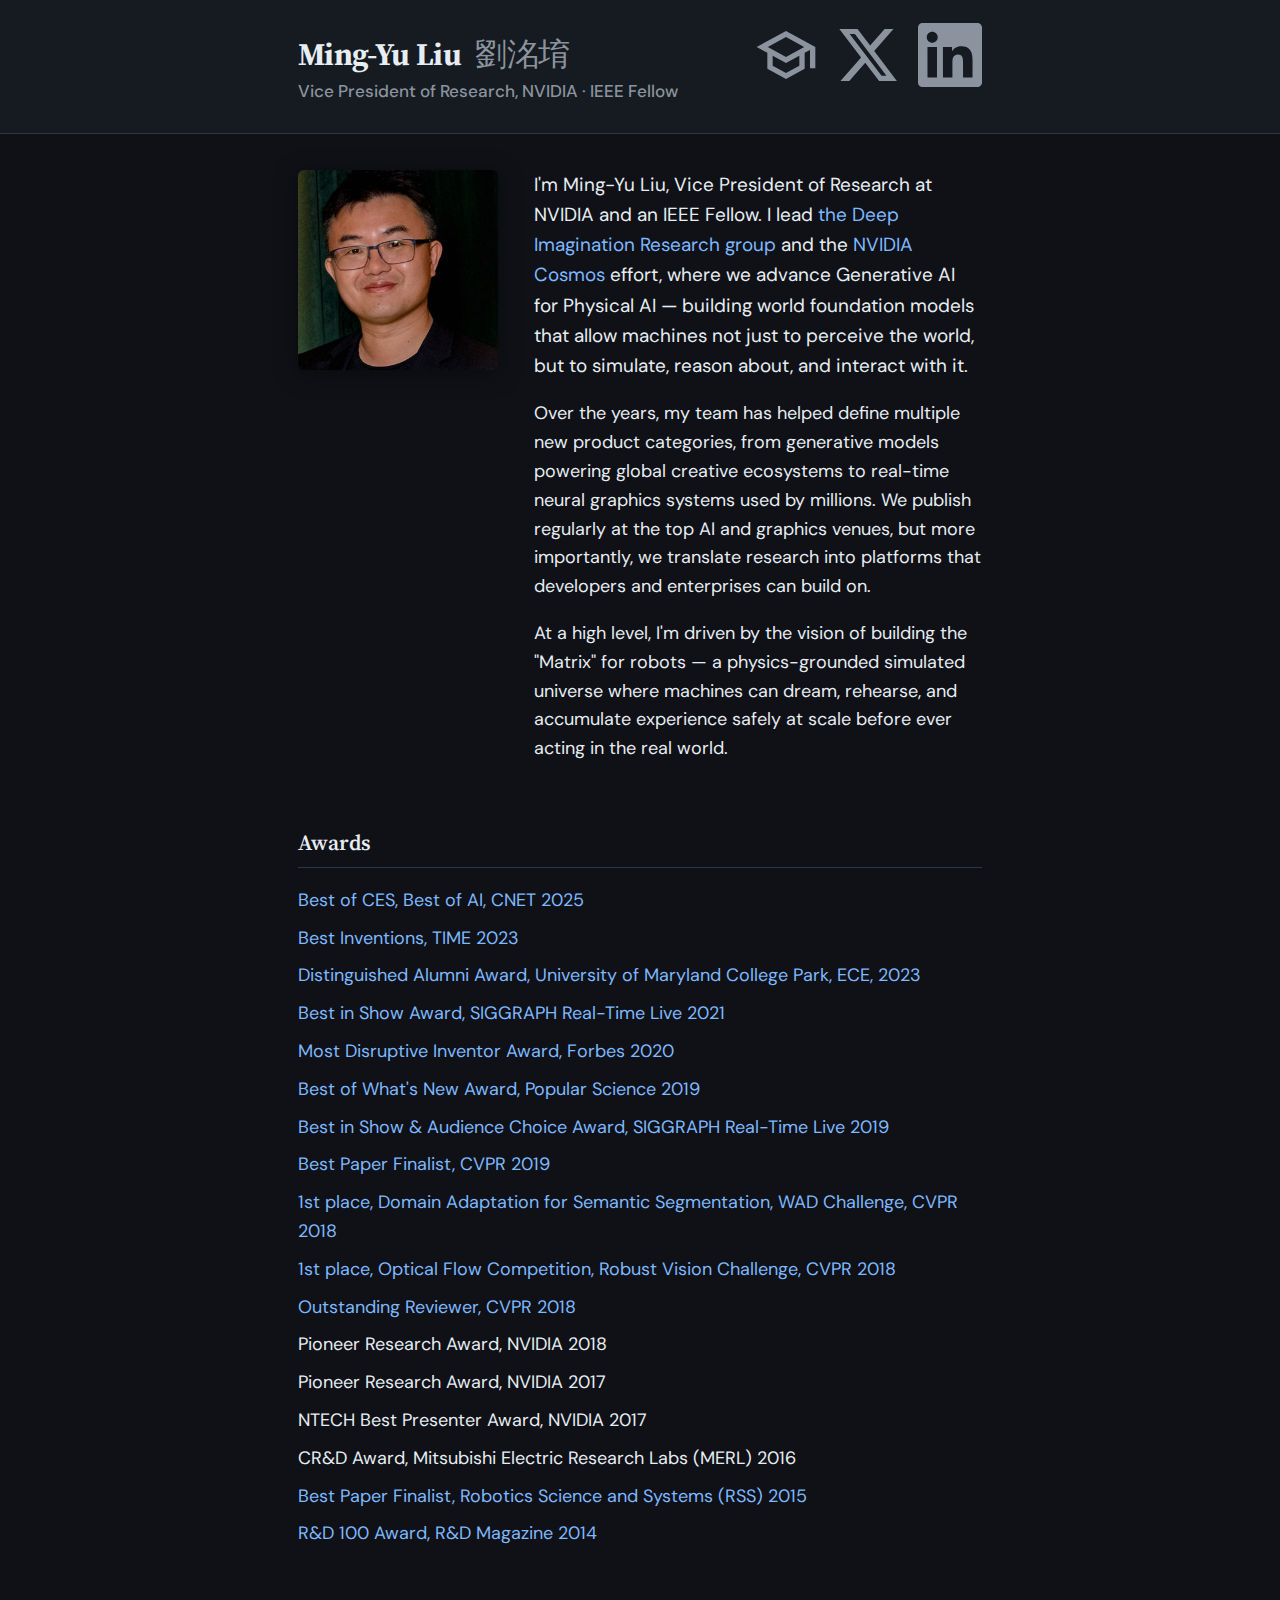
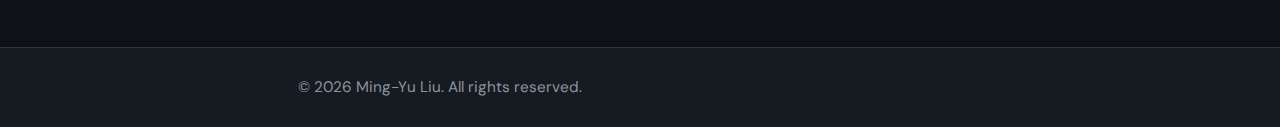
<file: index.html>
<!DOCTYPE html>
<html lang="en">

<head>
    <meta charset="utf-8" />
    <meta name="viewport" content="width=device-width, initial-scale=1" />
    <meta name="description" content="Ming-Yu Liu — Vice President of Research at NVIDIA, IEEE Fellow. Deep Imagination Research. Generative AI, Physical AI." />
    <title>Ming-Yu Liu 劉洺堉</title>
    <link rel="preconnect" href="https://fonts.googleapis.com" />
    <link rel="preconnect" href="https://fonts.gstatic.com" crossorigin />
    <link href="https://fonts.googleapis.com/css2?family=DM+Sans:ital,opsz,wght@0,9..40,400;0,9..40,500;0,9..40,600;0,9..40,700;1,9..40,400&family=Source+Serif+4:ital,wght@0,400;0,600;0,700;1,400&display=swap" rel="stylesheet" />
    <link href="style.css" rel="stylesheet" />
    <!-- Google Analytics -->
    <script async src="https://www.googletagmanager.com/gtag/js?id=G-3HMZ4KTHSR"></script>
    <script>
        window.dataLayer = window.dataLayer || [];
        function gtag() { dataLayer.push(arguments); }
        gtag('js', new Date());
        gtag('config', 'G-3HMZ4KTHSR');
    </script>
</head>

<body>
    <header class="site-header">
        <div class="container header-inner">
            <div class="header-name">
                <h1 class="site-name"><a href="/">Ming-Yu Liu <span class="name-zh">劉洺堉</span></a></h1>
                <p class="site-title">Vice President of Research, NVIDIA · IEEE Fellow</p>
            </div>
            <div class="social-links header-social">
                <a href="https://scholar.google.com/citations?user=y-f-MZgAAAAJ&hl=en" target="_blank" rel="noopener" title="Google Scholar" aria-label="Google Scholar" class="social-icon">
                    <svg width="24" height="24" viewBox="0 0 24 24" fill="currentColor" aria-hidden="true"><path d="M12 3L1 9l4 2.18v6L12 21l7-3.82v-6l2-1.09V17h2V9L12 3zm6.82 6L12 12.72 5.18 9 12 5.28 18.82 9zM17 15.99l-5 2.73-5-2.73v-3.72L12 15l5-2.73v3.72z"/></svg>
                </a>
                <a href="https://twitter.com/liu_mingyu" target="_blank" rel="noopener" title="X (Twitter)" aria-label="X (Twitter)" class="social-icon">
                    <svg width="24" height="24" viewBox="0 0 24 24" fill="currentColor" aria-hidden="true"><path d="M18.244 2.25h3.308l-7.227 8.26 8.502 11.24H16.17l-5.214-6.817L4.99 21.75H1.68l7.73-8.835L1.254 2.25H8.08l4.713 6.231zm-1.161 17.52h1.833L7.084 4.126H5.117z"/></svg>
                </a>
                <a href="https://www.linkedin.com/in/mingyuliu/" target="_blank" rel="noopener" title="LinkedIn" aria-label="LinkedIn" class="social-icon">
                    <svg width="24" height="24" viewBox="0 0 24 24" fill="currentColor" aria-hidden="true"><path d="M20.447 20.452h-3.554v-5.569c0-1.328-.027-3.037-1.852-3.037-1.853 0-2.136 1.445-2.136 2.939v5.667H9.351V9h3.414v1.561h.046c.477-.9 1.637-1.85 3.37-1.85 3.601 0 4.267 2.37 4.267 5.455v6.286zM5.337 7.433c-1.144 0-2.063-.926-2.063-2.065 0-1.138.92-2.063 2.063-2.063 1.14 0 2.064.925 2.064 2.063 0 1.139-.925 2.065-2.064 2.065zm1.782 13.019H3.555V9h3.564v11.452zM22.225 0H1.771C.792 0 0 .774 0 1.729v20.542C0 23.227.792 24 1.771 24h20.451C23.2 24 24 23.227 24 22.271V1.729C24 .774 23.2 0 22.222 0h.003z"/></svg>
                </a>
            </div>
        </div>
    </header>

    <main class="site-main">
        <div class="container">
            <section class="intro">
                <div class="intro-grid">
                    <div class="intro-photo">
                        <img src="images/mingyu_2025.jpg" alt="Ming-Yu Liu" width="200" height="200" />
                    </div>
                    <div class="intro-content">
                        <p class="lead">I'm Ming-Yu Liu, Vice President of Research at NVIDIA and an IEEE Fellow. I lead <a href="https://research.nvidia.com/labs/dir/" target="_blank" rel="noopener">the Deep Imagination Research group</a> and the <a href="https://www.nvidia.com/en-us/ai/cosmos/" target="_blank" rel="noopener">NVIDIA Cosmos</a> effort, where we advance Generative AI for Physical AI — building world foundation models that allow machines not just to perceive the world, but to simulate, reason about, and interact with it.</p>
                        <p>Over the years, my team has helped define multiple new product categories, from generative models powering global creative ecosystems to real-time neural graphics systems used by millions. We publish regularly at the top AI and graphics venues, but more importantly, we translate research into platforms that developers and enterprises can build on.</p>
                        <p>At a high level, I'm driven by the vision of building the "Matrix" for robots — a physics-grounded simulated universe where machines can dream, rehearse, and accumulate experience safely at scale before ever acting in the real world.</p>
                    </div>
                </div>
            </section>

            <section class="block">
                <h2>Awards</h2>
                <ul class="list-plain">
                    <li><a href="https://www.cnet.com/tech/these-are-the-official-2025-best-of-ces-winners-awarded-by-cnet-group/" target="_blank" rel="noopener">Best of CES, Best of AI, CNET 2025</a></li>
                    <li><a href="https://time.com/collection/best-inventions-2023/6324133/neuralangelo/" target="_blank" rel="noopener">Best Inventions, TIME 2023</a></li>
                    <li><a href="https://ece.umd.edu/news/story/ece-announces-recipients-of-2023-distinguished-alumni-award" target="_blank" rel="noopener">Distinguished Alumni Award, University of Maryland College Park, ECE, 2023</a></li>
                    <li><a href="https://twitter.com/siggraph/status/1425261704678682626" target="_blank" rel="noopener">Best in Show Award, SIGGRAPH Real-Time Live 2021</a></li>
                    <li><a href="https://www.forbes.com/sites/kenrickcai/2021/01/04/forbes-ai-awards-2020-meet-gpt-3-the-computer-program-that-can-write-an-op-ed/?sh=6866ea0b93a7" target="_blank" rel="noopener">Most Disruptive Inventor Award, Forbes 2020</a></li>
                    <li><a href="https://www.popsci.com/story/technology/best-of-whats-new-2019/" target="_blank" rel="noopener">Best of What's New Award, Popular Science 2019</a></li>
                    <li><a href="https://s2019.siggraph.org/conference/programs-events/real-time-live/" target="_blank" rel="noopener">Best in Show &amp; Audience Choice Award, SIGGRAPH Real-Time Live 2019</a></li>
                    <li><a href="https://cvpr2019.thecvf.com/" target="_blank" rel="noopener">Best Paper Finalist, CVPR 2019</a></li>
                    <li><a href="https://developer.nvidia.com/blog/nvidia-wins-major-competitions-and-awards-at-cvpr-2018/" target="_blank" rel="noopener">1st place, Domain Adaptation for Semantic Segmentation, WAD Challenge, CVPR 2018</a></li>
                    <li><a href="https://developer.nvidia.com/blog/nvidia-wins-major-competitions-and-awards-at-cvpr-2018/" target="_blank" rel="noopener">1st place, Optical Flow Competition, Robust Vision Challenge, CVPR 2018</a></li>
                    <li><a href="https://cvpr2018.thecvf.com/program/reviewer_acknowledgements" target="_blank" rel="noopener">Outstanding Reviewer, CVPR 2018</a></li>
                    <li>Pioneer Research Award, NVIDIA 2018</li>
                    <li>Pioneer Research Award, NVIDIA 2017</li>
                    <li>NTECH Best Presenter Award, NVIDIA 2017</li>
                    <li>CR&amp;D Award, Mitsubishi Electric Research Labs (MERL) 2016</li>
                    <li><a href="https://roboticsfoundation.org/awards/best-paper-award/" target="_blank" rel="noopener">Best Paper Finalist, Robotics Science and Systems (RSS) 2015</a></li>
                    <li><a href="https://www.mitsubishielectric.com/news/2014/0806.html" target="_blank" rel="noopener">R&amp;D 100 Award, R&amp;D Magazine 2014</a></li>
                </ul>
            </section>
        </div>
    </main>

    <footer class="site-footer">
        <div class="container">
            <p>&copy; 2026 Ming-Yu Liu. All rights reserved.</p>
        </div>
    </footer>
</body>

</html>
</file>
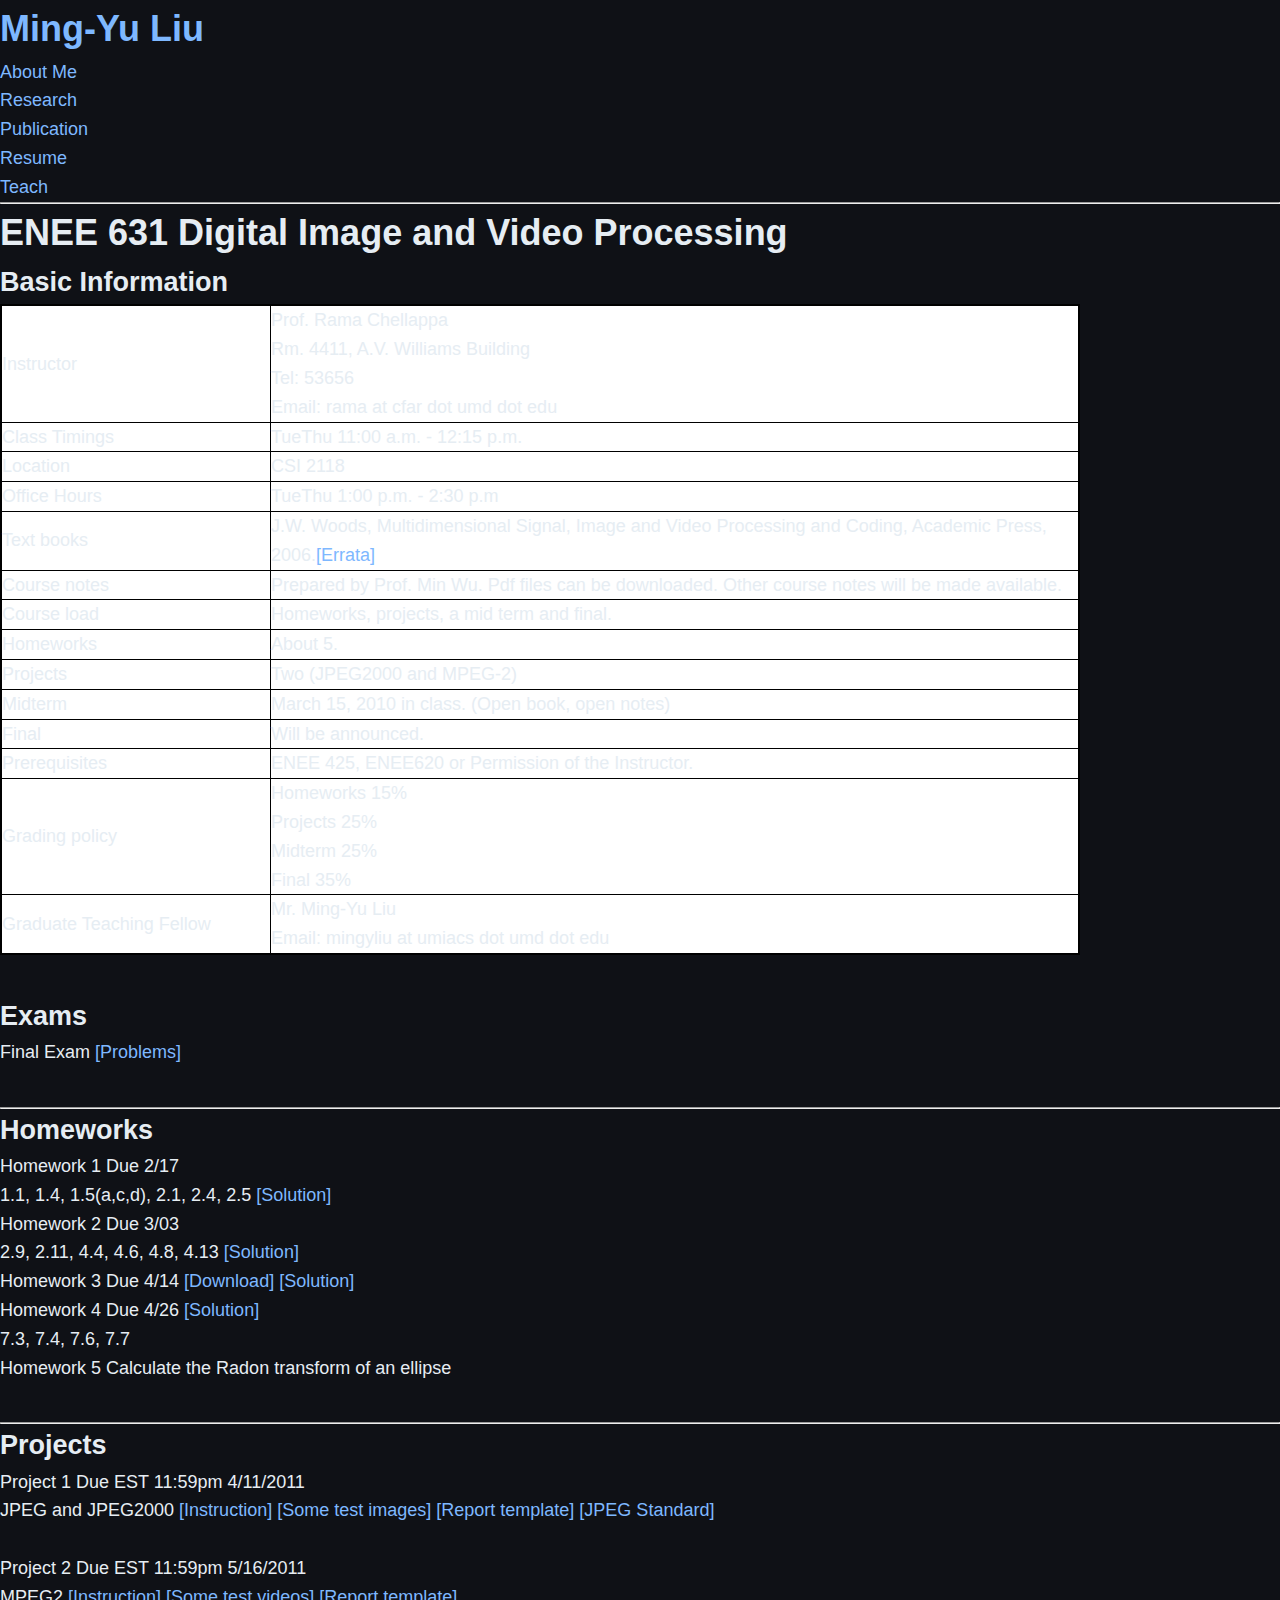
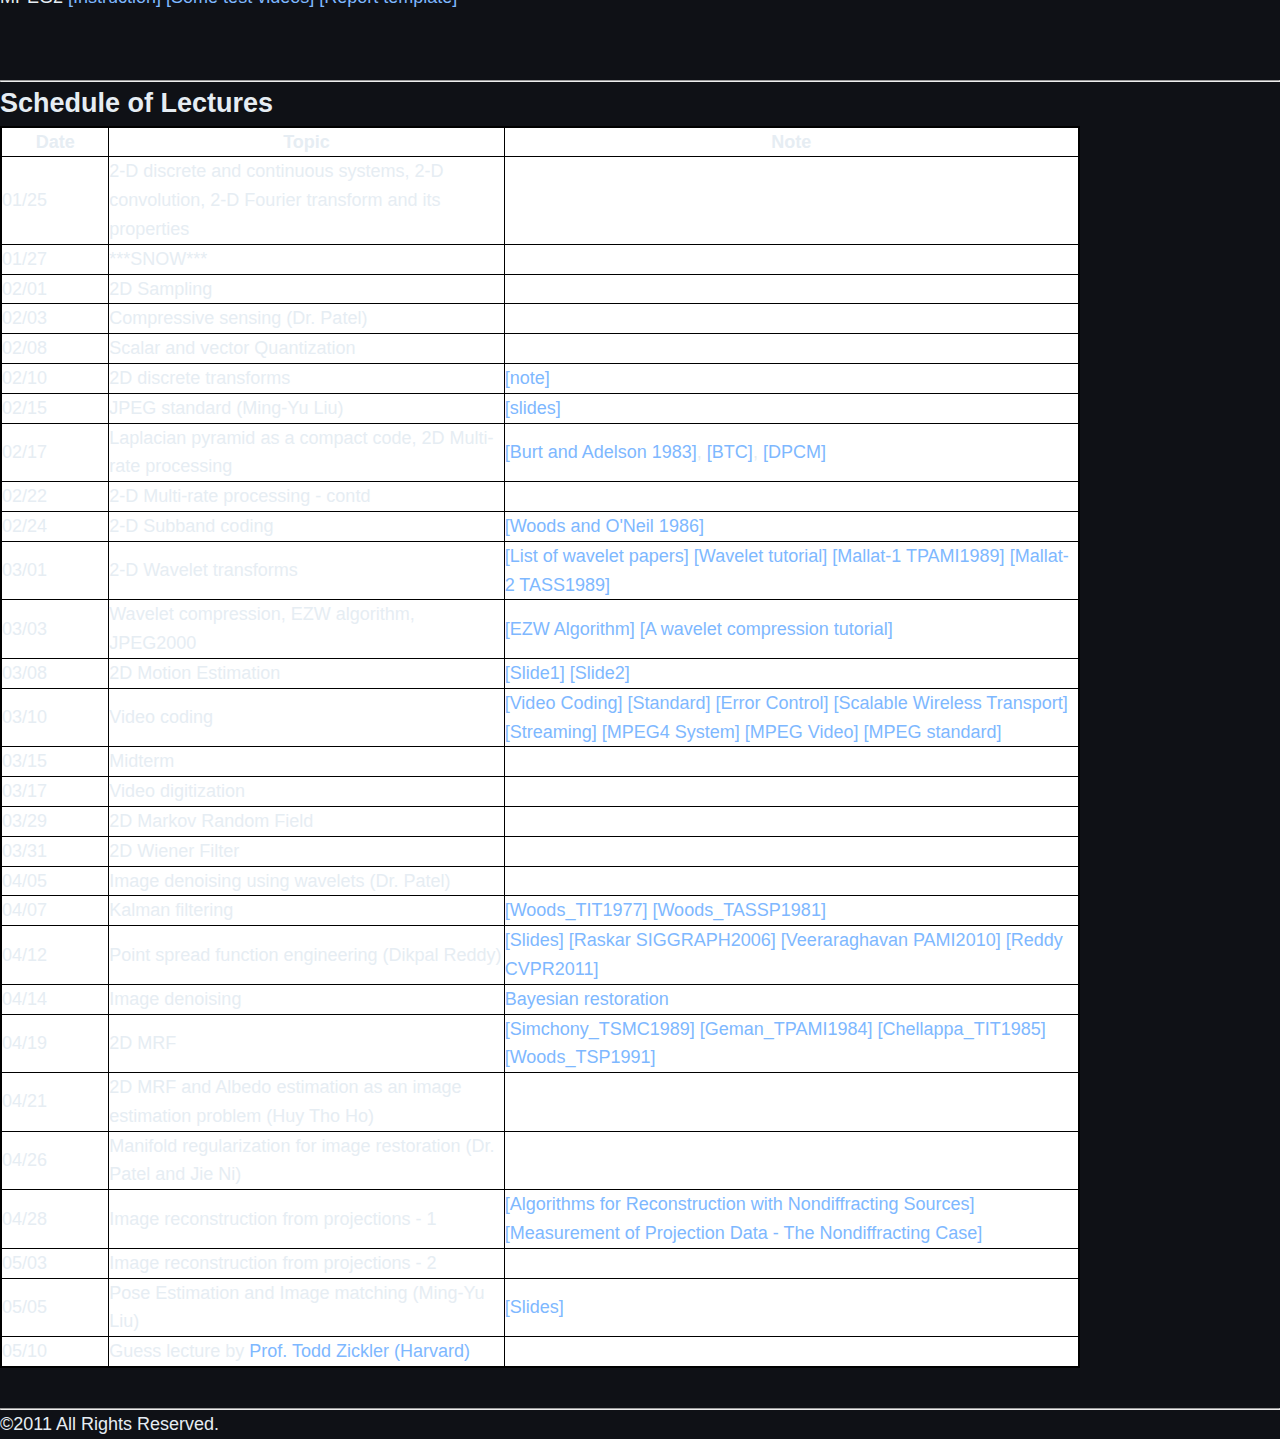
<file: enee631_spring2011.html>
<!DOCTYPE html PUBLIC "-//W3C//DTD XHTML 1.0 Strict//EN" "http://www.w3.org/TR/xhtml1/DTD/xhtml1-strict.dtd">
<!--
Design by Free CSS Templates
http://www.freecsstemplates.org
Released for free under a Creative Commons Attribution 2.5 License

Name       : News Beat
Description: A fixed-width design suitable for small sites and blogs.
Version    : 1.0
Released   : 20071215

-->
<html xmlns="http://www.w3.org/1999/xhtml">
<head>
<meta http-equiv="content-type" content="text/html; charset=utf-8" />
<title>Ming-Yu Liu</title>
<meta name="keywords" content="" />
<meta name="description" content="" />
<link href="style.css" rel="stylesheet" type="text/css" media="screen" />
</head>
<body>
<div id="header">
	<h1><a href="#">Ming-Yu Liu</a></h1>
</div>
<div id="menu">
	<ul>
		<li class=""><a href="index.html" accesskey="1" title="">About Me</a></li>
		<li><a href="research.html" accesskey="2" title="">Research</a></li>
		<li><a href="publication.html" accesskey="3" title="">Publication</a></li>
		<li><a href="resume.html" accesskey="4" title="">Resume</a></li>		
		<li><a href="teach.html" accesskey="5" title="">Teach</a></li>					
	</ul>
</div>
<hr />

<div id="latest-post" class="post">
	<h1>ENEE 631 Digital Image and Video Processing</h1>
</div>	
<div id="recent-posts">
	<h2>Basic Information</h2>
	<p class="byline"></p>		
	<div class="entry">
				<table style="border: 2px double rgb(0, 0, 0); height: 200px; background-color: rgb(255, 255, 255); width: 1080px;" align="center" cellpadding="5" cellspacing="5" rules="all">
				   <tbody>
					 <tr>
					   <td width="25%">Instructor</td>
					   <td>Prof. Rama Chellappa <br />
							Rm. 4411, A.V. Williams Building <br />
							Tel: 53656 <br />
							Email: rama at cfar dot umd dot edu <br />
					   </td>
					  </tr>
					 <tr>
					   <td>Class Timings</td>
					   <td>TueThu  11:00 a.m. - 12:15 p.m.</td>
					 </tr>
					 <tr>
					   <td>Location</td>
					   <td>CSI 2118</td>
					 </tr>
					 <tr>
					   <td>Office Hours</td>
					   <td>TueThu 1:00 p.m. - 2:30 p.m</td>
					 </tr>
					 <tr>
					   <td>Text books </td>
					   <td>J.W. Woods, Multidimensional Signal, Image and Video
							Processing and Coding, Academic Press, 2006.<a href="enee631/Errata2MSIVPC.pdf">[Errata]</a></td>
					 </tr>
					 <tr>
					   <td>Course notes</td>
					   <td>Prepared by Prof. Min Wu. Pdf files can be downloaded. Other course notes will be made available.</td>
					 </tr>
					 <tr>
					   <td>Course load </td>
					   <td>Homeworks, projects, a mid term and final.</td>
					 </tr>
					 <tr>
					   <td>Homeworks</td>
					   <td>About 5.</td>
					 </tr>	
					 <tr>
					   <td>Projects</td>
					   <td>Two (JPEG2000 and MPEG-2)</td>
					 </tr>
					 <tr>
					   <td>Midterm</td>
					   <td>March 15, 2010 in class. (Open book, open notes)</td>
					 </tr>
					 <tr>
					   <td>Final</td>
					   <td>Will be announced.</td>
					 </tr>
					 <tr>
					   <td>Prerequisites</td>
					   <td>ENEE 425, ENEE620 or Permission of the Instructor.</td>
					 </tr>
					 <tr>
					   <td>Grading policy</td>
					   <td>Homeworks 15% <br />
							Projects 25% <br />
							Midterm	25% <br />
							Final 35%</td>
					 </tr>
					 <tr>
					   <td>Graduate Teaching Fellow</td>
					   <td>Mr. Ming-Yu Liu <br />
							Email: mingyliu at umiacs dot umd dot edu <br />
					 </tr>		 
				   </tbody>
				 </table>
	</div>
	<p class="meta"></p>
	<div style="clear: both; height: 40px;">&nbsp;</div>
</div>


<div id="recent-posts">
	<h2>Exams</h2>
	<div class="entry">
			<p>Final Exam<a href="enee631/enee631_final.pdf"> [Problems]</a><br />
			
			</p>			
	</div>
	<p class="meta"></p>
	<div style="clear: both; height: 40px;">&nbsp;</div>
</div>
<hr />

<div id="recent-posts">
	<h2>Homeworks</h2>
	<div class="entry">
			<p>Homework 1 Due 2/17<br />
			1.1, 1.4, 1.5(a,c,d), 2.1, 2.4, 2.5	<a href="enee631/hw1_sol.pdf"> [Solution]</a>
			</p>
			
			<p>Homework 2 Due 3/03<br />
			2.9, 2.11, 4.4, 4.6, 4.8, 4.13 <a href="enee631/hw2_sol.pdf"> [Solution]</a></p>
			
			<p>Homework 3 Due 4/14 <a href="enee631/hw3.pdf"> [Download]</a> <a href="enee631/hw3_sol.pdf"> [Solution]</a><br />
			</p>
			
			<p>Homework 4 Due 4/26 <a href="enee631/hw4_sol.pdf"> [Solution]</a><br />
			7.3, 7.4, 7.6, 7.7<br />
			</p>			
			

			<p>Homework 5 Calculate the Radon transform of an ellipse<br />
			</p>			
			
	</div>
	<p class="meta"></p>
	<div style="clear: both; height: 40px;">&nbsp;</div>
</div>
<hr />

<div id="recent-posts">
	<h2>Projects</h2>
	<div class="entry">
			<p>
			Project 1 Due EST 11:59pm 4/11/2011<br />
			JPEG and JPEG2000 <a href="enee631/enee631_project1_instruction.pdf">[Instruction]</a> <a href="http://www.ece.utk.edu/~gonzalez/ipweb2e/downloads/standard_test_images/standard_test_images.zip">[Some test images]</a> <a href="enee631/templates_cvpr.zip">[Report template]</a> <a href="http://www.w3.org/Graphics/JPEG/itu-t81.pdf">[JPEG Standard]</a></p>
			<br />
			<p>
			Project 2 Due EST 11:59pm 5/16/2011<br />
			MPEG2 <a href="enee631/enee631_project2_instruction.pdf">[Instruction]</a> <a href="ftp://ftp.crc.ca/crc/vqeg/TestSequences/">[Some test videos]</a> <a href="enee631/templates_cvpr.zip">[Report template]</a> </p>
			<br />
	</div>
	<p class="meta"></p>
	<div style="clear: both; height: 40px;">&nbsp;</div>
</div>
<hr />

<div id="recent-posts">
	<h2>Schedule of Lectures</h2>
	<p class="byline"></p>	
	<div class="entry">
			 <table style="border: 2px double rgb(0, 0, 0); height: 200px; background-color: rgb(255, 255, 255); width: 1080px;" align="center" cellpadding="5" cellspacing="5" frame="border" rules="all">
			   <tbody>
				 <tr>
				   <th>Date</th>
				   <th>Topic</th>
				   <th>Note</th>
				 </tr>
				 <tr>
				   <td width="10%">01/25</td>
				   <td>2-D discrete and continuous systems, 2-D convolution, 2-D Fourier transform and its properties	
				   <td></td>
				 </tr>
				 
				 <tr>
				   <td>01/27</td>
				   <td>***SNOW***
				   <td></td>
				 </tr>

				 
				 <tr>
				   <td>02/01</td>
				   <td>2D Sampling
				   <td></td>
				 </tr>

				 
				 <tr>
				   <td>02/03	</td>
				   <td>Compressive sensing (Dr. Patel)
				   <td></td>
				 </tr>

				 
				 <tr>
				   <td>02/08	</td>
				   <td>Scalar and vector Quantization
				   <td></td>
				 </tr>

				 
				 <tr>
				   <td>02/10</td>
				   <td>2D discrete transforms 
				<td>
			<a href="enee631/lecture_note_0210.pdf">[note]</a>
				   </td>
				 </tr>

				 
				 <tr>
				   <td>02/15</td>
				   <td>JPEG standard (Ming-Yu Liu)	
				   <td>
			<a href="enee631/lecture_note_jpeg.pdf">[slides]</a>
			</td>
				 </tr>

				 
				 <tr>
				   <td>02/17	</td>
				   <td>Laplacian pyramid as a compact code, 2D Multi-rate processing
				   <td>
			<a href="http://ieeexplore.ieee.org/xpls/abs_all.jsp?arnumber=1095851&tag=1">[Burt and Adelson 1983]</a>,
			<a href="enee631/BTC.pdf">[BTC]</a>,
			<a href="enee631/lecture_note_0217.pdf">[DPCM]</a>
			</td>
				 </tr>

				 
				 <tr>
				   <td>02/22</td>
				   <td>2-D Multi-rate processing - contd
				   <td></td>
				 </tr>

				 
				 <tr>
				   <td>02/24	</td>
				   <td>2-D Subband coding	
				   <td>
			<a href="http://ieeexplore.ieee.org/stamp/stamp.jsp?tp=&arnumber=1164962">[Woods and O'Neil 1986]</a>
			</td>
				 </tr>

				 
				 <tr>
				   <td>03/01	</td>
				   <td>2-D Wavelet transforms
				   <td>
			<a href="enee631/wavelet_paper_list.pdf">[List of wavelet papers]</a>
			<a href="enee631/wavelet_tutorial.pdf">[Wavelet tutorial]</a>
			<a href="enee631/Mallat1.pdf">[Mallat-1 TPAMI1989]</a>
			<a href="enee631/Mallat2.pdf">[Mallat-2 TASS1989]</a>
			</td>
				 </tr>

				 
				 <tr>
				   <td>03/03</td>
				   <td>Wavelet compression, EZW algorithm, JPEG2000	
				   <td>
			<a href="enee631/Shapiro EZW.pdf">[EZW Algorithm]</a>
			<a href="enee631/Usevitch_tutorial.pdf">[A wavelet compression tutorial]</a>
				   </td>
				 </tr>

				 
				 <tr>
				   <td>03/08</td>
				   <td>2D Motion Estimation
				   <td>
			<a href="http://eeweb.poly.edu/~yao/EL6123/motion2d_part1_new.pdf">[Slide1]</a>
			<a href="http://eeweb.poly.edu/~yao/EL6123/motion2d_part2_new.pdf">[Slide2]</a>
			</td>
				 </tr>

				 
				 <tr>
				   <td>03/10</td>
				   <td>Video coding
				   <td>
			<a href="enee631/videocoding.pdf">[Video Coding]</a>
			<a href="enee631/video_coding_standards.pdf">[Standard]</a>
			<a href="enee631/video_error_control_in_video_transmission.pdf">[Error Control]</a>
			<a href="enee631/video_scalable_wireless_transport.pdf">[Scalable Wireless Transport]</a>
			<a href="enee631/video_streaming.pdf">[Streaming]</a>
			<a href="enee631/MPEG-4_SYSTEM.ppt">[MPEG4 System]</a>
			<a href="enee631/mpeg_video.ppt">[MPEG Video]</a>
			<a href="enee631/mpeg_standards.ppt">[MPEG standard]</a>
			</td>
				 </tr>

				 
				 <tr>
				   <td>03/15	</td>
				   <td>Midterm	
				   <td></td>
				 </tr>

				 
				 <tr>
				   <td>03/17</td>
				   <td>Video digitization
				   <td></td>
				 </tr>

				 
				 <tr>
				   <td>03/29</td>
				   <td>2D Markov Random Field
				   <td></td>
				 </tr>

				 
				 <tr>
				   <td>03/31	</td>
				   <td>2D Wiener Filter
				   <td></td>
				 </tr>

				 
				 <tr>
				   <td>04/05</td>
				   <td>Image denoising using wavelets (Dr. Patel)
				   <td></td>
				 </tr>

				 
				 <tr>
				   <td>04/07</td>
				   <td>Kalman filtering
				   <td>
					<a href="enee631/woods_tit1977.pdf">[Woods_TIT1977]</a>
					<a href="enee631/woods_tassp1981.pdf">[Woods_TASSP1981]</a>				   
				   </td>
				 </tr>

				 
				 <tr>
				   <td>04/12	</td>
				   <td>Point spread function engineering  (Dikpal Reddy)
				   <td><a href="enee631/PSFEngineering.ppt">[Slides]</a>
				   <a href="http://citeseerx.ist.psu.edu/viewdoc/download?doi=10.1.1.67.9800&rep=rep1&type=pdf">[Raskar SIGGRAPH2006]</a>
				   <a href="http://www.umiacs.umd.edu/~dikpal/Papers/PAMI11-CodedStrobing.pdf">[Veeraraghavan PAMI2010]</a>
				   <a href="http://www.umiacs.umd.edu/~dikpal/Papers/CVPR11-P2C2.pdf">[Reddy CVPR2011]</a>
				   </td>
				 </tr>
		
				 
				 <tr>
				   <td>04/14	</td>
				   <td>Image denoising
				   <td><a href="enee631/Bayesian restoration.pdf">Bayesian restoration</a></td>
				 </tr>

				 <tr>
				   <td>04/19	</td>
				   <td>2D MRF
				   <td>
				   <a href="enee631/simchony_tsmc1989.pdf">[Simchony_TSMC1989]</a>
				   <a href="enee631/geman_tpami1984.pdf">[Geman_TPAMI1984]</a>
				   <a href="enee631/woods_tsp1991.pdf">[Chellappa_TIT1985]</a>
				   <a href="enee631/chellappa_tit1985.pdf">[Woods_TSP1991]</a>
				   </td>
				 </tr>

				 <tr>
				   <td>04/21		</td>
				   <td>2D MRF and Albedo estimation as an image estimation problem (Huy Tho Ho)
				   <td></td>
				 </tr>

				 <tr>
				   <td>04/26	</td>
				   <td>Manifold regularization for image restoration (Dr. Patel and Jie Ni)
				   <td></td>
				 </tr>

				 <tr>
				   <td>04/28		</td>
				   <td>Image reconstruction from projections - 1		
				   <td>
					<a href="enee631/CTI_Ch03.pdf">[Algorithms for Reconstruction with Nondiffracting Sources]</a>
					<a href="enee631/CTI_Ch04.pdf">[Measurement of Projection Data - The Nondiffracting Case]</a>				   				   
				   </td>
				 </tr>

				 <tr>
				   <td>05/03		</td>
				   <td>Image reconstruction	from projections - 2	
				   <td></td>
				 </tr>

				 <tr>
				   <td>05/05	</td>
				   <td>Pose Estimation and Image matching (Ming-Yu Liu)
				   <td>
				   <a href="enee631/PoseEstimationChamferMatching.pptx">[Slides]</a>
				   </td>
				 </tr>

				 <tr>
				   <td>05/10	</td>
				   <td>Guess lecture by <a href="http://www.eecs.harvard.edu/~zickler/Main/HomePage">Prof. Todd Zickler (Harvard)</a>
				   <td></td>
				 </tr>
				 
			   </tbody>
			 </table>
	</div>
	<p class="meta"></p>
	<div style="clear: both; height: 40px;">&nbsp;</div>
</div>
<hr />


<div id="footer">
	<p class="legal">&copy;2011 All Rights Reserved.</p>
</div>
</body>
</html>
</file>
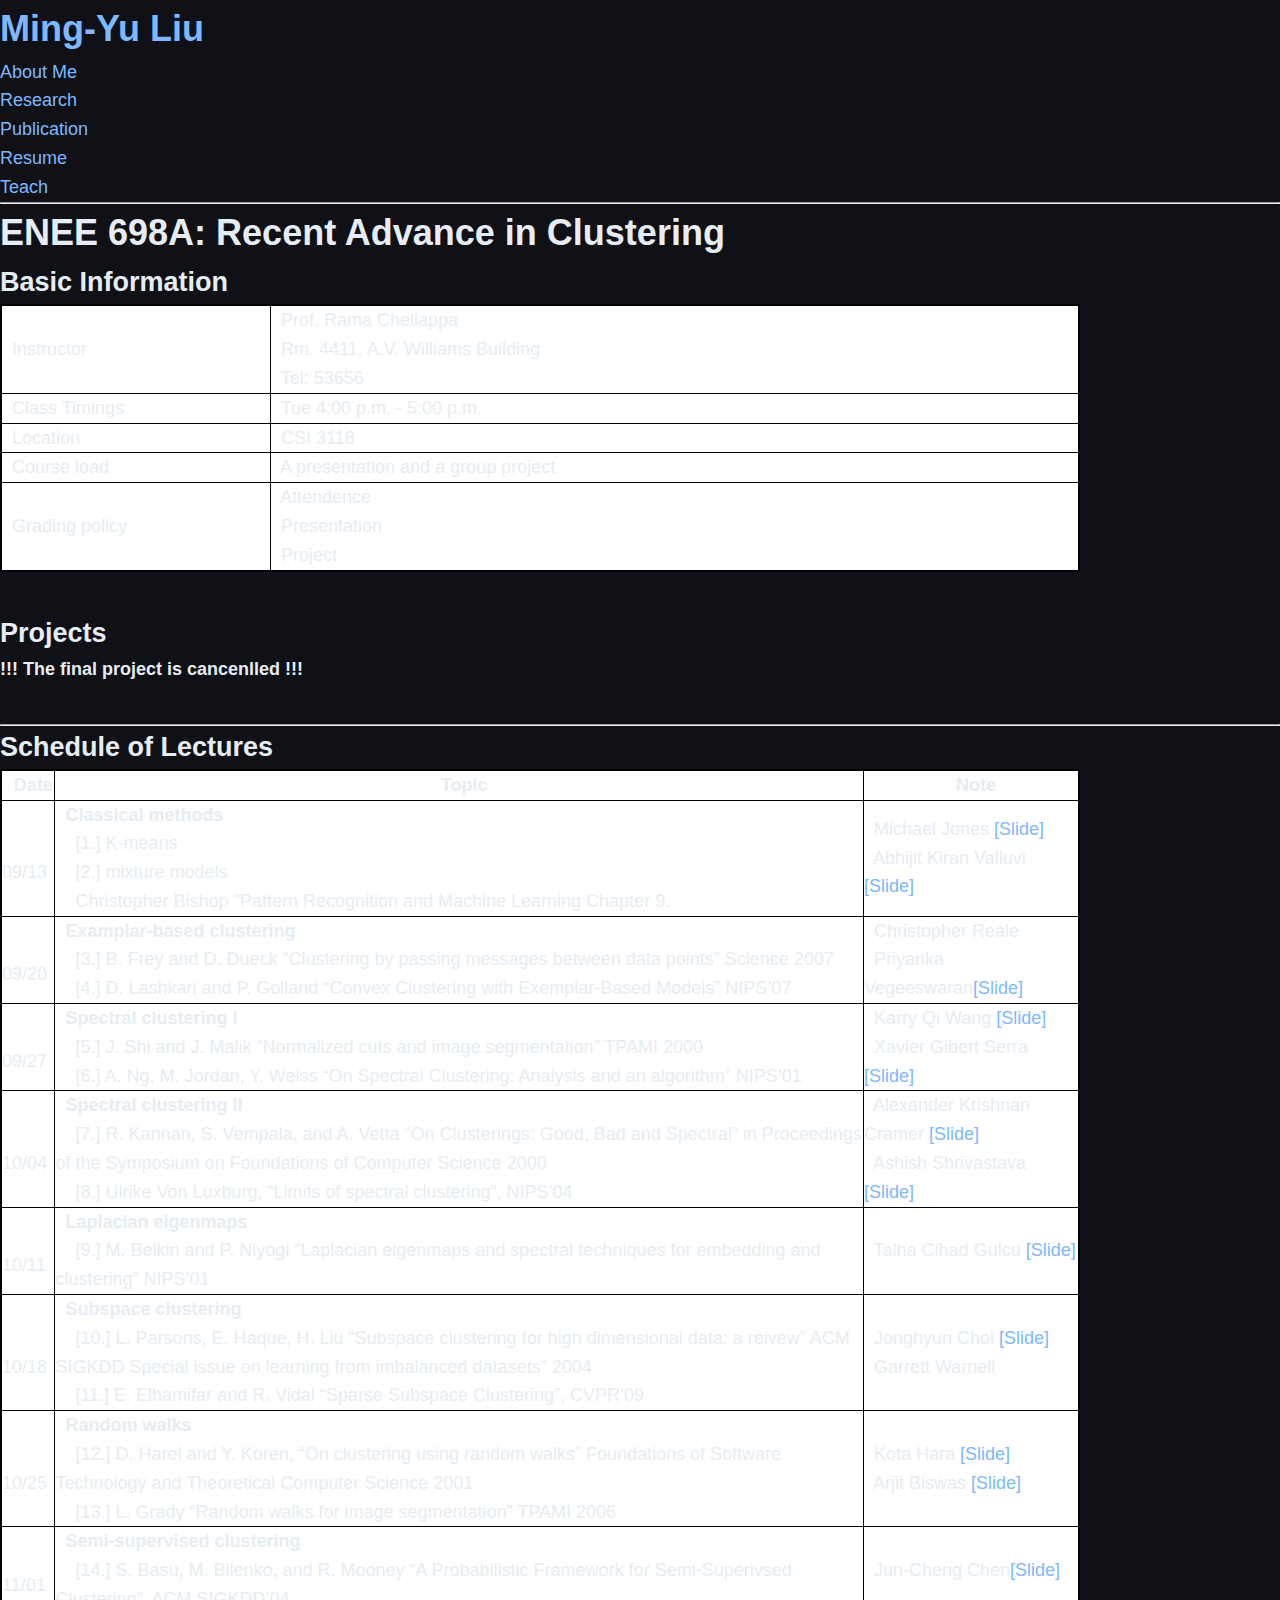
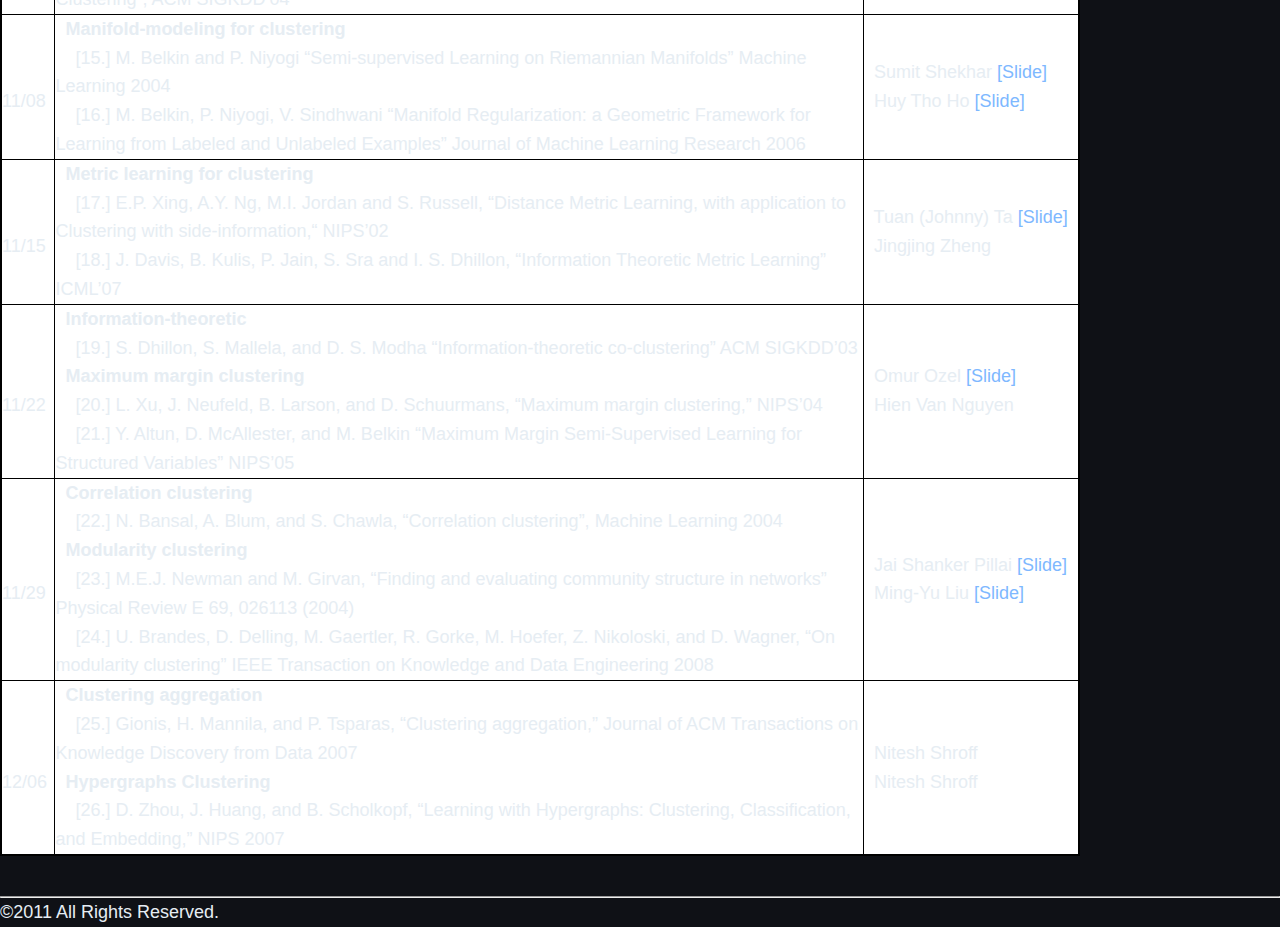
<file: enee698A_fall2011.html>
<!DOCTYPE html PUBLIC "-//W3C//DTD XHTML 1.0 Strict//EN" "http://www.w3.org/TR/xhtml1/DTD/xhtml1-strict.dtd">
<!--
Design by Free CSS Templates
http://www.freecsstemplates.org
Released for free under a Creative Commons Attribution 2.5 License

Name       : News Beat
Description: A fixed-width design suitable for small sites and blogs.
Version    : 1.0
Released   : 20071215

-->
<html xmlns="http://www.w3.org/1999/xhtml">
<head>
<meta http-equiv="content-type" content="text/html; charset=utf-8" />
<title>Ming-Yu Liu</title>
<meta name="keywords" content="" />
<meta name="description" content="" />
<link href="style.css" rel="stylesheet" type="text/css" media="screen" />
</head>
<body>
<div id="header">
	<h1><a href="#">Ming-Yu Liu</a></h1>
</div>
<div id="menu">
	<ul>
		<li class=""><a href="index.html" accesskey="1" title="">About Me</a></li>
		<li><a href="research.html" accesskey="2" title="">Research</a></li>
		<li><a href="publication.html" accesskey="3" title="">Publication</a></li>
		<li><a href="resume.html" accesskey="4" title="">Resume</a></li>		
		<li><a href="teach.html" accesskey="5" title="">Teach</a></li>					
	</ul>
</div>
<hr />

<div id="latest-post" class="post">
	<h1>ENEE 698A: Recent Advance in Clustering</h1>
</div>	
<div id="recent-posts">
	<h2>Basic Information</h2>
	<p class="byline"></p>		
	<div class="entry">
				<table style="border: 2px double rgb(0, 0, 0); height: 200px; background-color: rgb(255, 255, 255); width: 1080px;" align="center" cellpadding="5" cellspacing="5" rules="all">
				   <tbody>
					 <tr>
					   <td width="25%">&nbsp Instructor</td>
					   <td>&nbsp Prof. Rama Chellappa <br />
							&nbsp Rm. 4411, A.V. Williams Building <br />
							&nbsp Tel: 53656 <br />
					   </td>
					  </tr>
					 <tr>
					   <td>&nbsp Class Timings</td>
					   <td>&nbsp Tue  4:00 p.m. - 5:00 p.m.</td>
					 </tr>
					 <tr>
					   <td>&nbsp Location</td>
					   <td>&nbsp CSI 3118</td>
					 </tr>
					 <tr>
					   <td>&nbsp Course load </td>
					   <td>&nbsp A presentation and a group project </td>
					 </tr>
					 <tr>
					   <td>&nbsp Grading policy</td>
					   <td>&nbsp Attendence <br />
						   &nbsp Presentation <br />
						   &nbsp Project</td>
					 </tr>
				   </tbody>
				 </table>
	</div>
	<p class="meta"></p>
	<div style="clear: both; height: 40px;">&nbsp;</div>
</div>


<div id="recent-posts">
	<h2>Projects</h2>
	<div class="entry">
	<p><b> !!! The final project is cancenlled !!! </b></p>
	<!--
			<p> Find 4~5 people in the class and form a project group. Implement at least three clustering algorithms discussed in the class and compare their performance using datasets from <a href="http://archive.ics.uci.edu/ml/">UCI Machine Learning Repository</a>. (For example, you can use the Iris, Wine, Breast Cancers, Ionosphere, and Glass datasets.) Report your discovery in a group paper. 
			</p>
	-->
	</div>
	<p class="meta"></p>
	<div style="clear: both; height: 40px;">&nbsp;</div>
</div>
<hr />

<div id="recent-posts">
	<h2>Schedule of Lectures</h2>
	<p class="byline"></p>	
	<div class="entry">
			 <table style="border: 2px double rgb(0, 0, 0); height: 200px; background-color: rgb(255, 255, 255); width: 1080px;" align="center" cellpadding="5" cellspacing="5" frame="border" rules="all">
			   <tbody>
				 <tr>
				   <th>&nbsp Date</th>
				   <th>&nbsp Topic</th>
				   <th>&nbsp Note</th>
				 </tr>
				 <tr>
				   <td width="5%">&nbsp 09/13</td>
				   <td width="75%">
				   <b>&nbsp Classical methods</b><br/>
				   &nbsp &nbsp [1.] K-means <br/>
				   &nbsp &nbsp [2.] mixture models <br/>
				   &nbsp &nbsp Christopher Bishop "Pattern Recognition and Machine Learning Chapter 9.
				   <td>
				   &nbsp Michael Jones  <a href="enee698a/jones.pptx">[Slide]</a><br/>
				   &nbsp Abhijit Kiran Valluvi <a href="enee698a/valluri.pptx">[Slide]</a><br/>
				   </td>
				 </tr>
				 
				 <tr>
				   <td>&nbsp 09/20</td>
				   <td>
				   <b>&nbsp Examplar-based clustering</b><br/>
				   &nbsp &nbsp [3.] B. Frey and D. Dueck “Clustering by passing messages between data points” Science 2007<br/>
				   &nbsp &nbsp [4.] D. Lashkari and P. Golland “Convex Clustering with Exemplar-Based Models” NIPS’07 <br/>
				   <td>
				   &nbsp Christopher Reale<br/>
				   &nbsp Priyanka Vegeeswaran<a href="enee698a/Vegeeswaran.pptx">[Slide]</a><br/>
				   </td>
				 </tr>

				 
				 <tr>
				   <td>&nbsp 09/27</td>
				   <td>
				   <b>&nbsp Spectral clustering I</b><br/>
				   &nbsp &nbsp [5.] J. Shi and J. Malik  “Normalized cuts and image segmentation” TPAMI 2000<br/>
				   &nbsp &nbsp [6.] A. Ng, M. Jordan, Y. Weiss “On Spectral Clustering: Analysis and an algorithm” NIPS’01<br/>
				   <td>
				   &nbsp Karry Qi Wang <a href="enee698a/wang.pdf">[Slide]</a><br/>
				   &nbsp Xavier Gibert Serra <a href="enee698a/serra.pdf">[Slide]</a><br/>
				   </td>
				 </tr>

				 
				 <tr>
				   <td>&nbsp 10/04</td>
				   <td>
				   <b>&nbsp Spectral clustering II</b><br/>
				   &nbsp &nbsp [7.] R. Kannan, S. Vempala, and A. Vetta “On Clusterings: Good, Bad and Spectral” in Proceedings of the Symposium on Foundations of Computer Science 2000<br/>
				   &nbsp &nbsp [8.] Ulrike Von Luxburg, “Limits of spectral clustering”, NIPS’04<br/>
				   <td>
				   &nbsp Alexander Krishnan Cramer <a href="enee698a/cramer.pptx">[Slide]</a><br/>
				   &nbsp Ashish Shrivastava <a href="enee698a/shrivastava.pdf">[Slide]</a><br/>
				   </td>
				 </tr>

				 
				 <tr>
				   <td>&nbsp 10/11</td>
				   <td>
				   <b>&nbsp Laplacian eigenmaps</b><br/>
				   &nbsp &nbsp [9.] M. Belkin and P. Niyogi “Laplacian eigenmaps and spectral techniques for embedding and clustering” NIPS’01<br/>
				   <td>
				   &nbsp Talha Cihad Gulcu <a href="enee698a/gulcu.pdf">[Slide]</a><br/>
				   </td>
				 </tr>

				 
				 <tr>
				   <td>&nbsp 10/18</td>
				   <td>
				   <b>&nbsp Subspace clustering</b><br/>
				   &nbsp &nbsp [10.] L. Parsons, E. Haque, H. Liu “Subspace clustering for high dimensional data: a reivew” ACM SIGKDD Special issue on learning from imbalanced datasets” 2004<br/>
				   &nbsp &nbsp [11.] E. Elhamifar and R. Vidal “Sparse Subspace Clustering”, CVPR’09<br/>				   
				   <td>
				   &nbsp Jonghyun Choi <a href="enee698a/choi.pdf">[Slide]</a><br/>				   
				   &nbsp Garrett Warnell <br/>
				   </td>
				 </tr>

				 
				 <tr>
				   <td>&nbsp 10/25</td>
				   <td>
				   <b>&nbsp Random walks</b><br/>
				   &nbsp &nbsp [12.] D. Harel and Y. Koren, “On clustering using random walks” Foundations of Software Technology and Theoretical Computer Science 2001<br/>
				   &nbsp &nbsp [13.] L. Grady “Random walks for image segmentation” TPAMI 2006<br/>
				   <td>
				   &nbsp Kota Hara <a href="enee698a/hara.pdf">[Slide]</a><br/>
				   &nbsp Arjit Biswas <a href="enee698a/biswas.pdf">[Slide]</a><br/>
				   </td>
				 </tr>

				 
				 <tr>
				   <td>&nbsp 11/01</td>
				   <td>				   
				   <b>&nbsp Semi-supervised clustering</b><br/>
				   &nbsp &nbsp [14.] S. Basu, M. Bilenko, and R. Mooney “A Probabilistic Framework for Semi-Superivsed Clustering”, ACM SIGKDD’04<br/>
				   <!--&nbsp &nbsp I. Davidson and S. S. Ravi “Clustering with Constraints: Feasibility Issues and the k-Means Algorithm” ICDM’05<br/> -->
				   </td>
				   <td>
				   &nbsp Jun-Cheng Chen<a href="enee698a/chen.pdf">[Slide]</a><br/>
				   <!---&nbsp Dr. Chellappa<br/>-->
				   </td>
				 </tr>

				 
				 <tr>
				   <td>&nbsp 11/08</td>
				   <td>				   
				   <b>&nbsp Manifold-modeling for clustering</b><br/>
				   &nbsp &nbsp [15.] M. Belkin and P. Niyogi “Semi-supervised Learning on Riemannian Manifolds” Machine Learning 2004<br/>
				   &nbsp &nbsp [16.] M. Belkin, P. Niyogi, V. Sindhwani “Manifold Regularization: a Geometric Framework for Learning from Labeled and Unlabeled Examples” Journal of Machine Learning Research 2006<br/>
				   </td>
				   <td>
				   &nbsp Sumit Shekhar <a href="enee698a/shekhar.pdf">[Slide]</a><br/>
				   &nbsp Huy Tho Ho <a href="enee698a/ho.pptx">[Slide]</a><br/>
				   </td>
				 </tr>

				 
				 <tr>
				   <td>&nbsp 11/15</td>
				   <td>				   
				   <b>&nbsp Metric learning for clustering</b><br/>
				   &nbsp &nbsp [17.] E.P. Xing, A.Y. Ng, M.I. Jordan and S. Russell, “Distance Metric Learning, with application to Clustering with side-information,“ NIPS’02<br/>
				   &nbsp &nbsp [18.] J. Davis, B. Kulis, P. Jain, S. Sra and I. S. Dhillon, “Information Theoretic Metric Learning” ICML’07<br/>
				   </td>
				   <td>
				   &nbsp Tuan (Johnny) Ta <a href="enee698a/ta.pdf">[Slide]</a><br/>
				   &nbsp Jingjing Zheng <br/>
				   </td>
				 </tr>

				 
				 <tr>
				   <td>&nbsp 11/22</td>
				   <td>				   
				   <b>&nbsp Information-theoretic</b><br/>
				   &nbsp &nbsp [19.] S. Dhillon, S. Mallela, and D. S. Modha “Information-theoretic co-clustering” ACM SIGKDD’03<br/>
				   <b>&nbsp Maximum margin clustering</b><br/>
				   &nbsp &nbsp [20.] L. Xu, J. Neufeld, B. Larson, and D. Schuurmans, “Maximum margin clustering,” NIPS’04<br/>
				   &nbsp &nbsp [21.] Y. Altun, D. McAllester, and M. Belkin “Maximum Margin Semi-Supervised Learning for Structured Variables” NIPS’05<br/>
				   </td>
				   <td>
				   &nbsp Omur Ozel <a href="enee698a/ozel.pdf">[Slide]</a><br/>
				   &nbsp Hien Van Nguyen<br/>
				   </td>
				 </tr>

				 
				 <tr>
				   <td>&nbsp 11/29</td>
				   <td>				   
				   <b>&nbsp Correlation clustering</b><br/>
				   &nbsp &nbsp [22.] N. Bansal, A. Blum, and S. Chawla, “Correlation clustering”, Machine Learning 2004<br/>
				   <b>&nbsp Modularity clustering</b><br/>
				   &nbsp &nbsp [23.] M.E.J. Newman and M. Girvan, “Finding and evaluating community structure in networks” Physical Review E 69, 026113 (2004)<br/>
				   &nbsp &nbsp [24.] U. Brandes, D. Delling, M. Gaertler, R. Gorke, M. Hoefer, Z. Nikoloski, and D. Wagner, “On modularity clustering” IEEE Transaction on Knowledge and Data Engineering 2008<br/>
				   </td>
				   <td>
				   &nbsp Jai Shanker Pillai <a href="enee698a/pillai.pdf">[Slide]</a><br/>
				   &nbsp Ming-Yu Liu <a href="enee698a/mingyu.pptx">[Slide]</a><br/>
				   </td>
				 </tr>

				 
				 <tr>
				   <td>&nbsp 12/06</td>
				   <td>
				   <b>&nbsp Clustering aggregation</b><br/>
				   &nbsp &nbsp [25.] Gionis, H. Mannila, and P. Tsparas, “Clustering aggregation,” Journal of ACM Transactions on Knowledge Discovery from Data 2007<br/>
				   <b>&nbsp Hypergraphs Clustering</b><br/>
				   &nbsp &nbsp [26.] D. Zhou, J. Huang, and B. Scholkopf, “Learning with Hypergraphs: Clustering, Classification, and Embedding,” NIPS 2007<br/>
				   </td>
				   <td>
				   &nbsp Nitesh Shroff<br/>
				   &nbsp Nitesh Shroff<br/>			   
				   </td>
				 </tr>

				 
			   </tbody>
			 </table>
	</div>
	<p class="meta"></p>
	<div style="clear: both; height: 40px;">&nbsp;</div>
</div>
<hr />


<div id="footer">
	<p class="legal">&copy;2011 All Rights Reserved.</p>
</div>
</body>
</html>
</file>
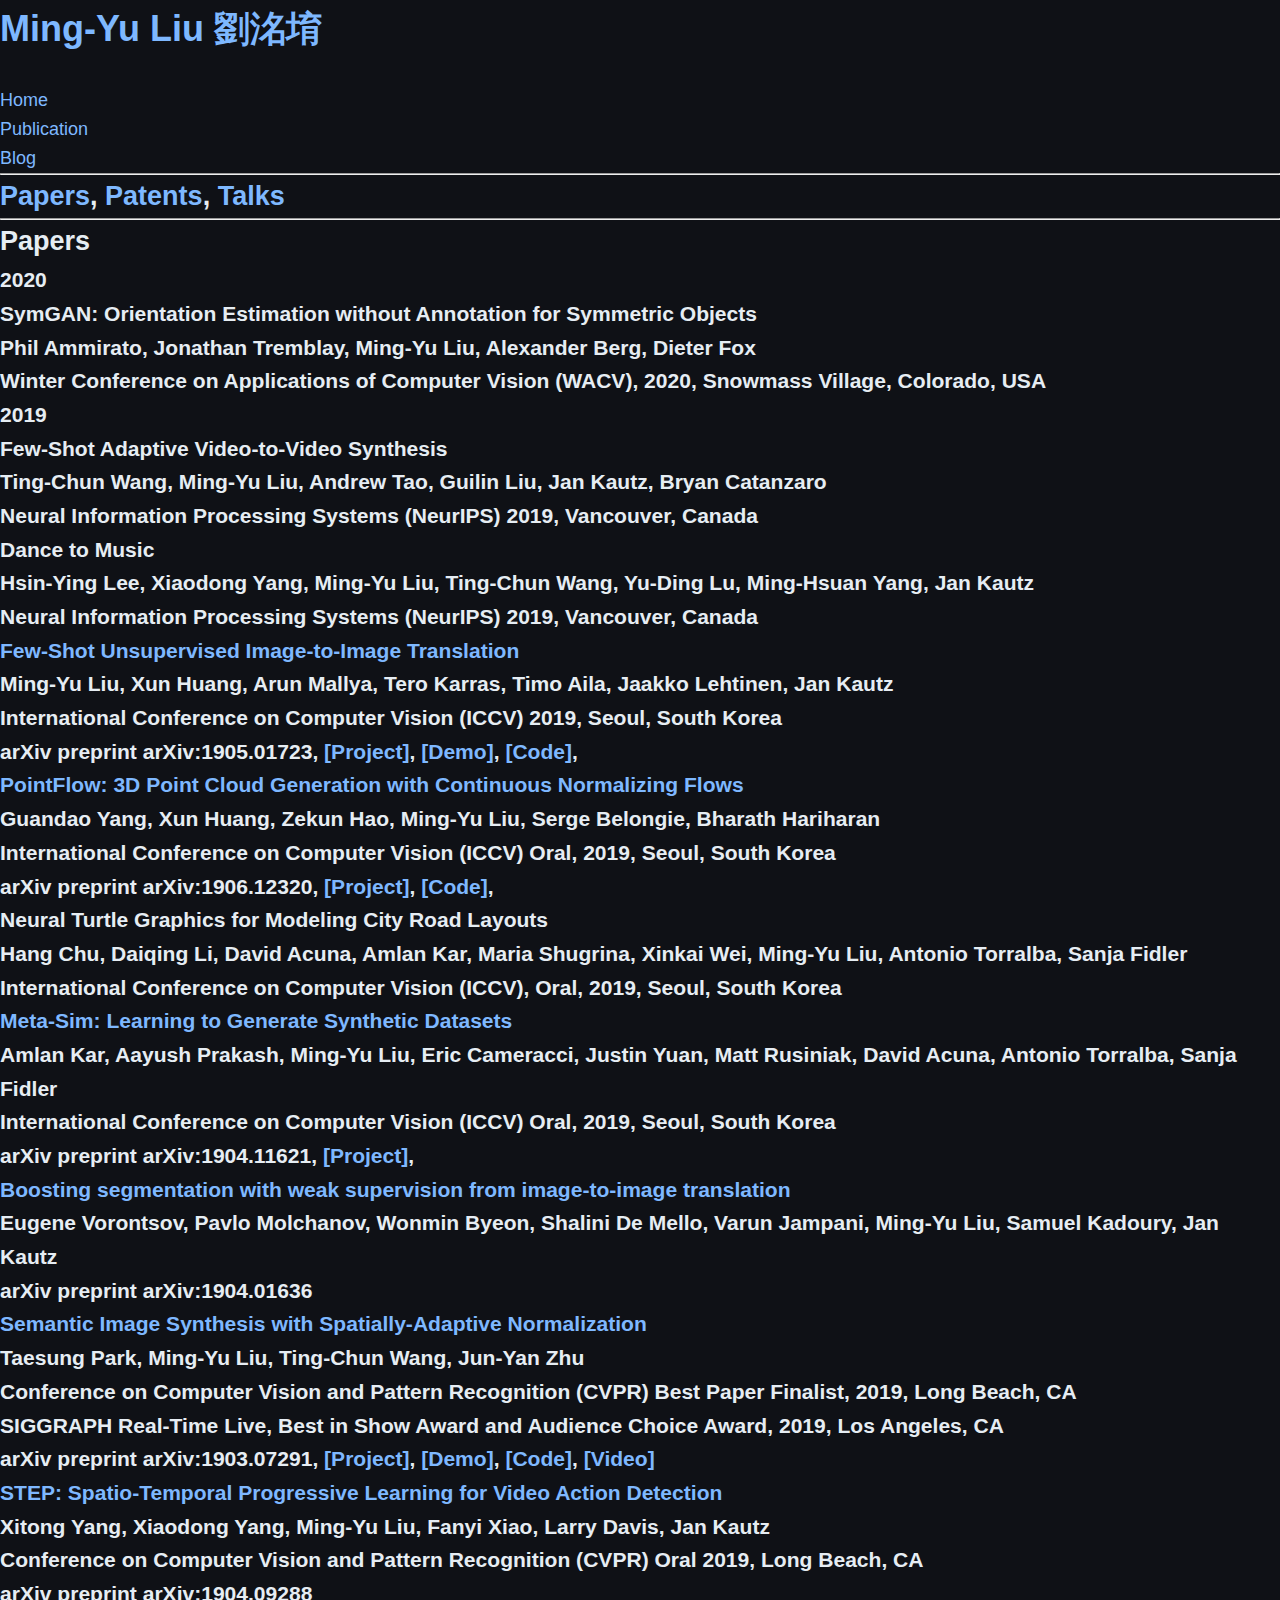
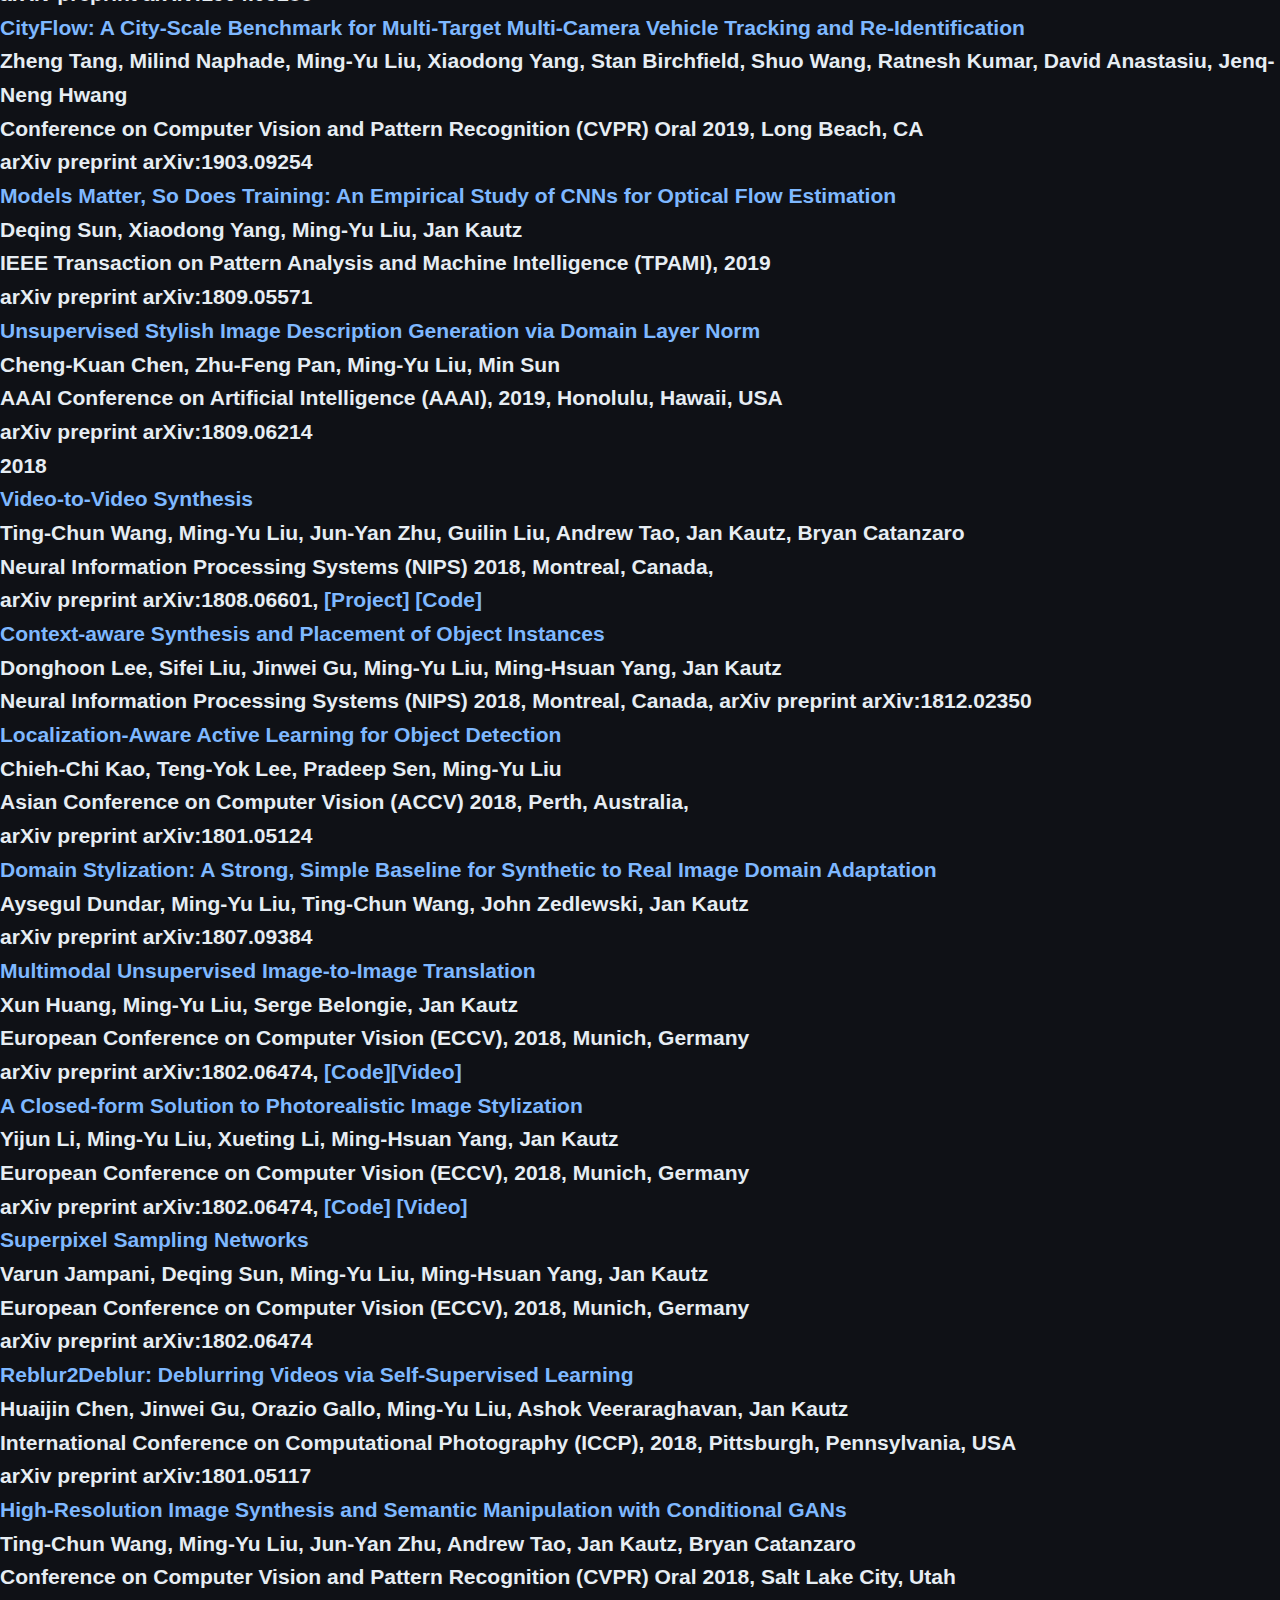
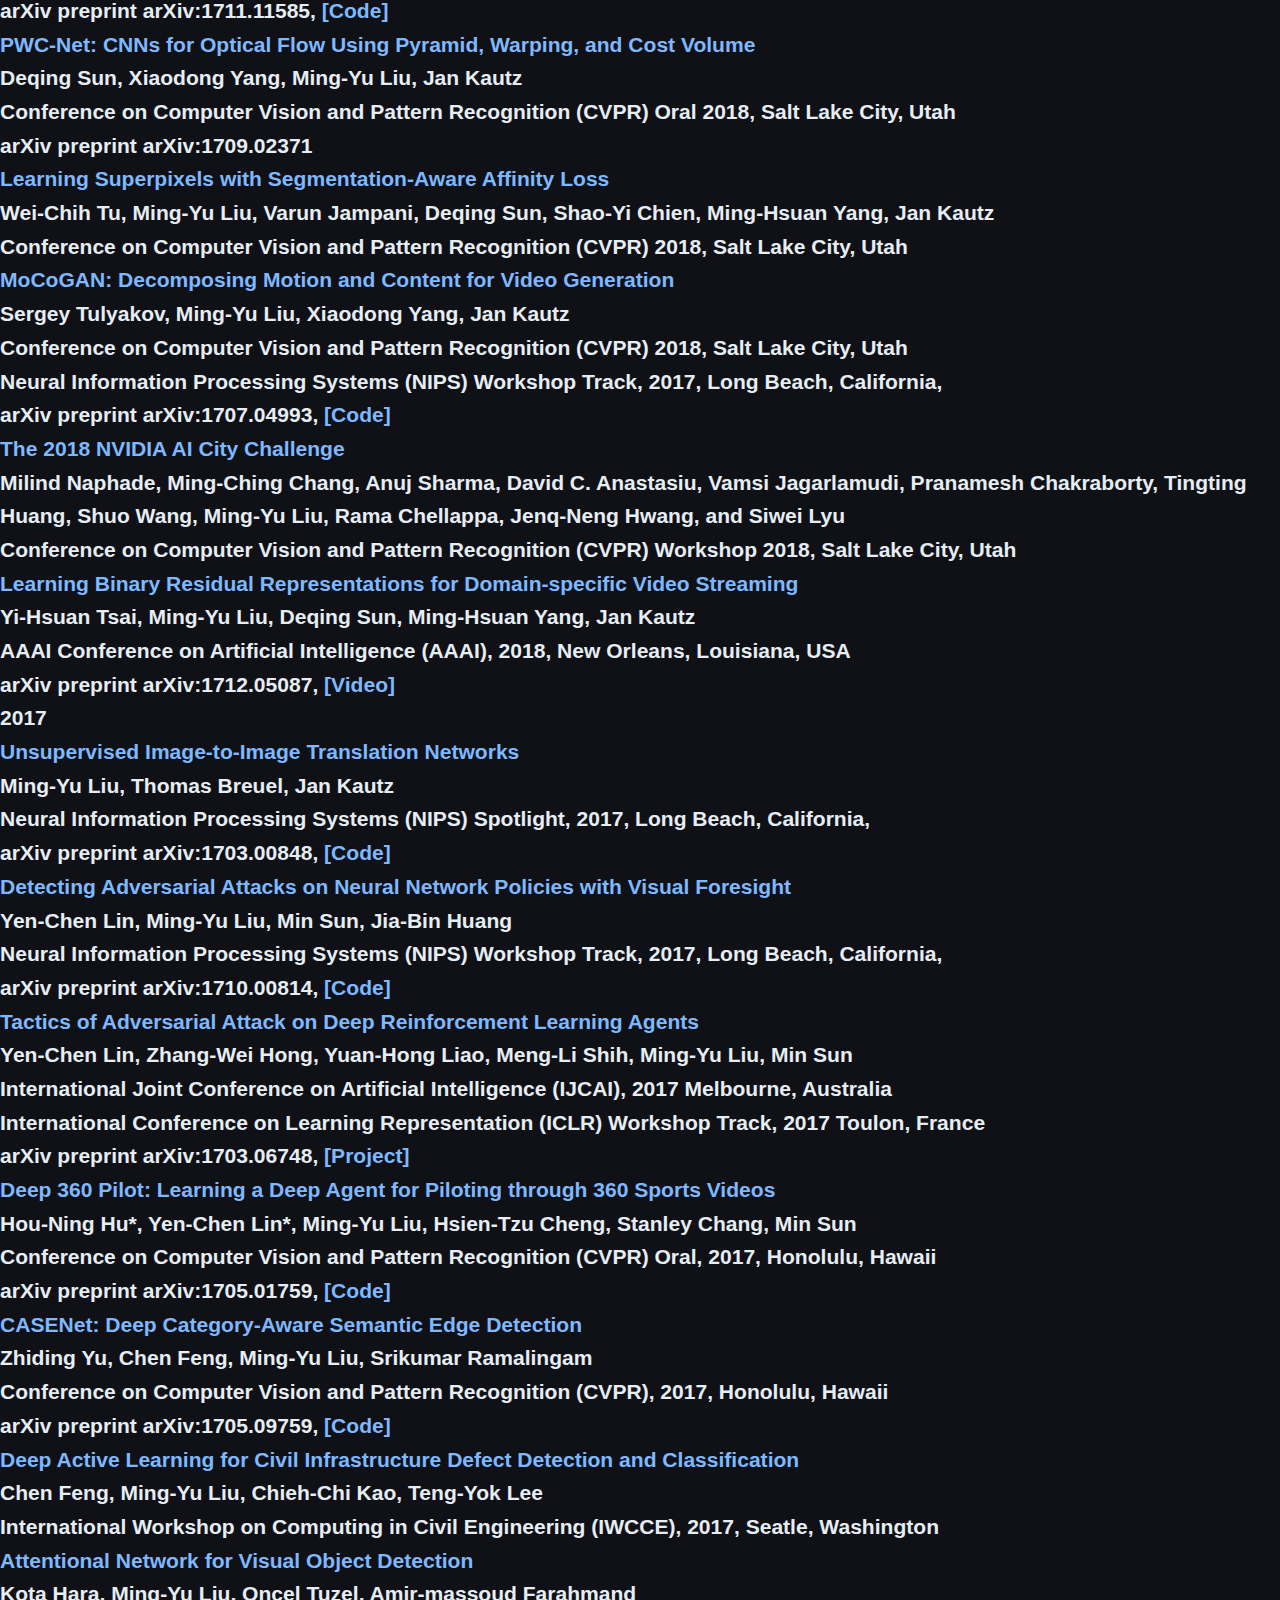
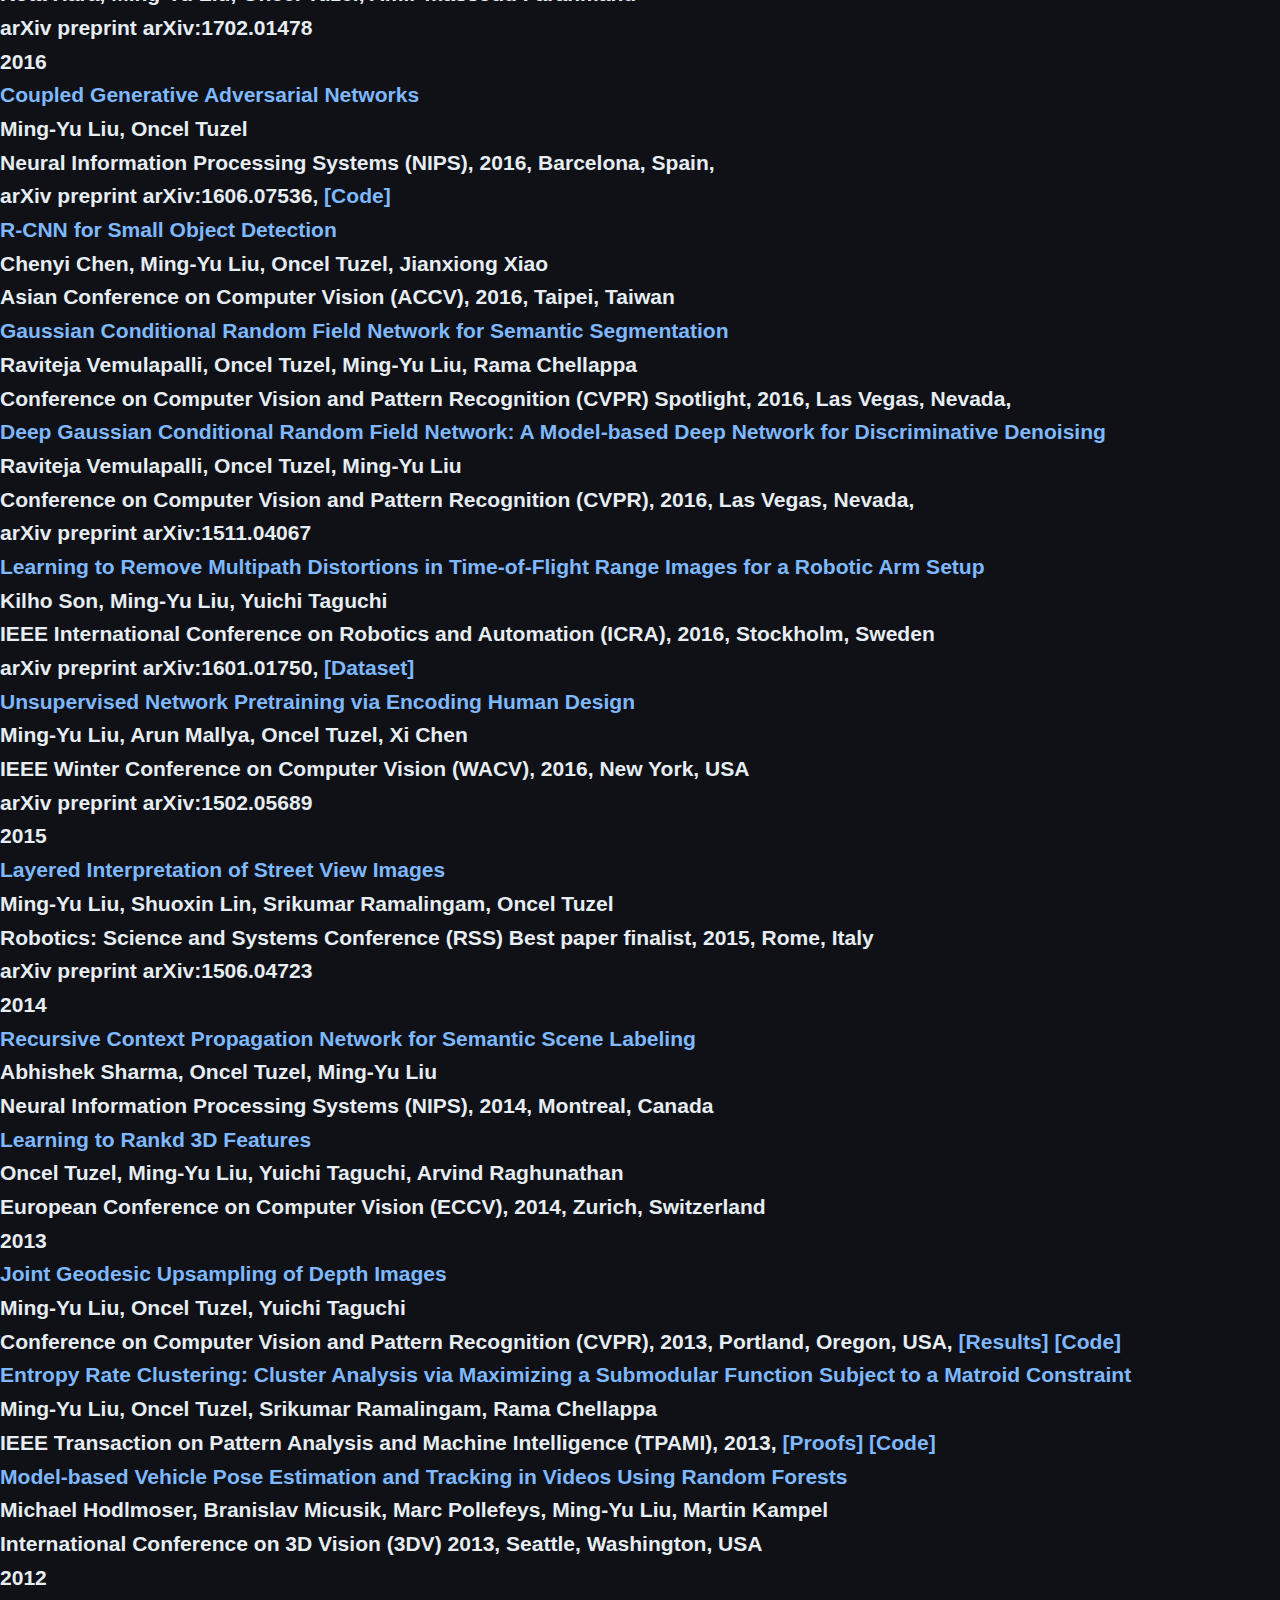
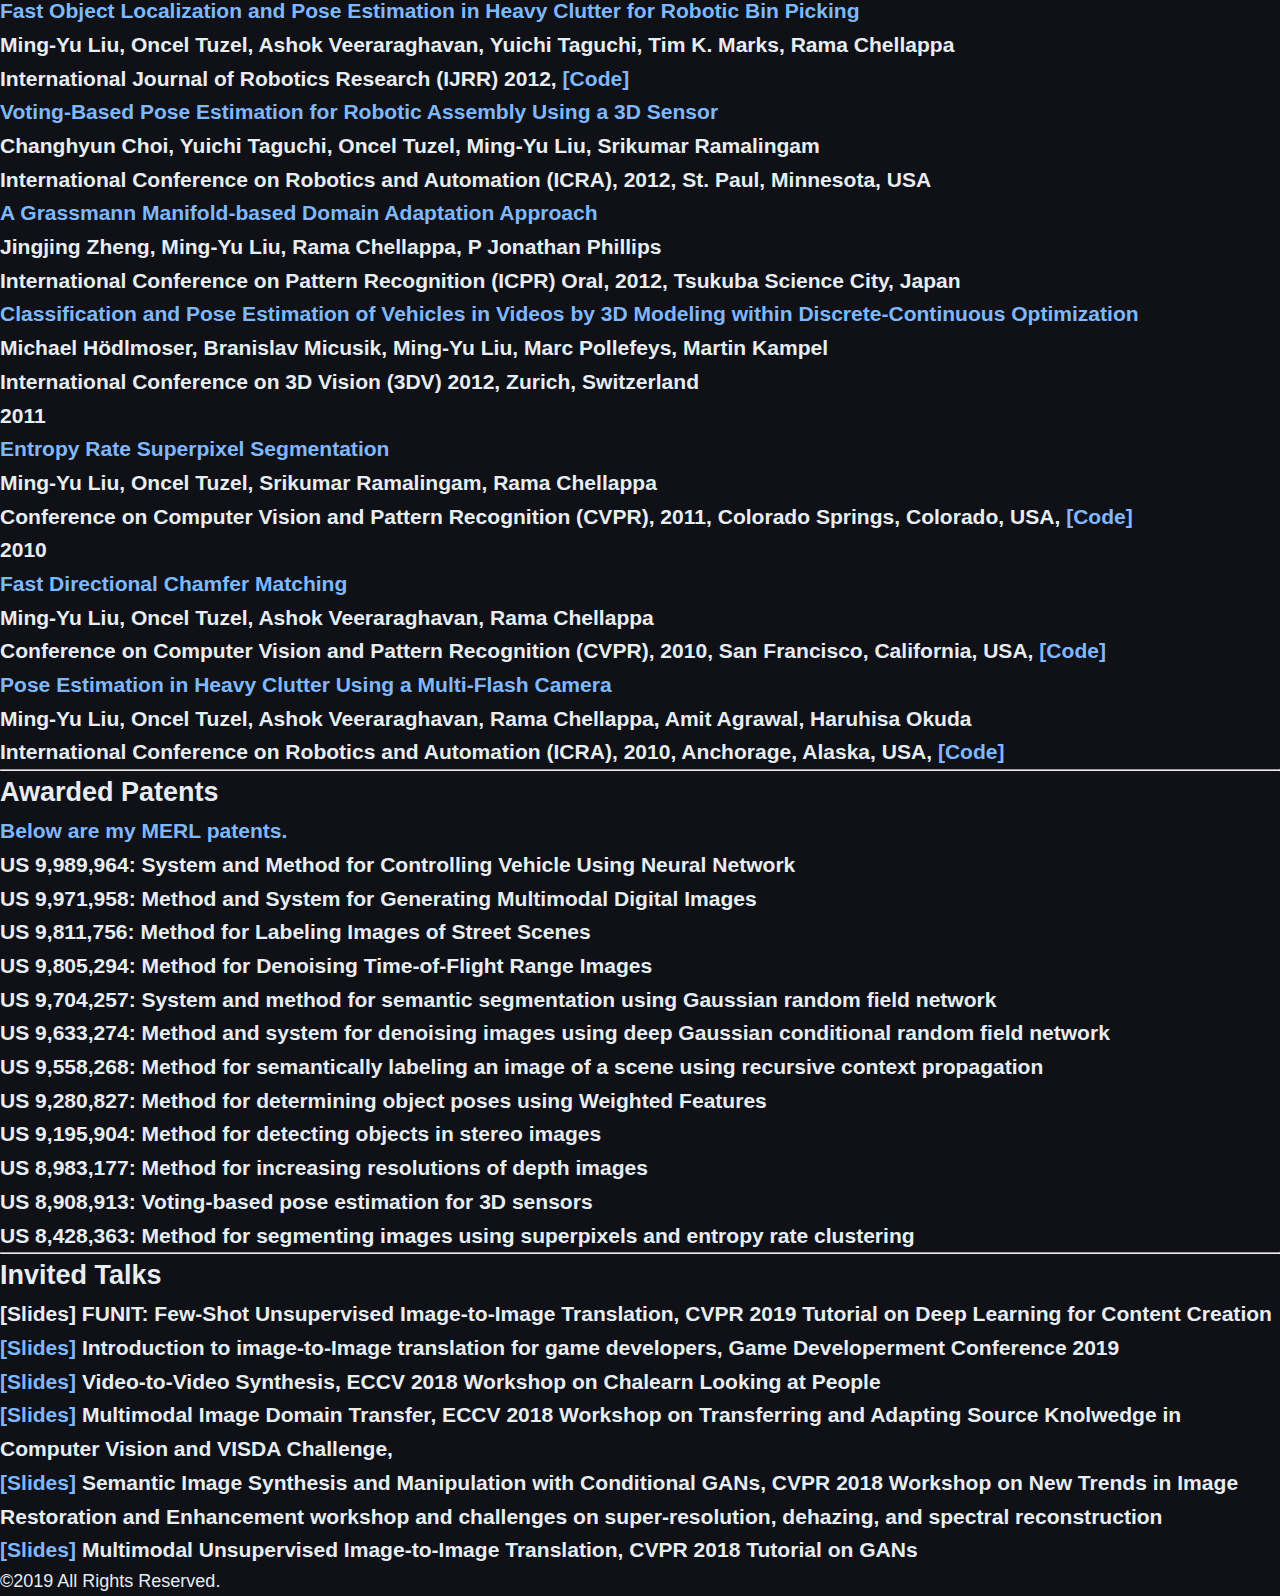
<file: publication.html>
<!DOCTYPE html PUBLIC "-//W3C//DTD XHTML 1.0 Strict//EN" "http://www.w3.org/TR/xhtml1/DTD/xhtml1-strict.dtd">
<html xmlns="http://www.w3.org/1999/xhtml">
<head>
<meta http-equiv="content-type" content="text/html; charset=utf-8" />
<title><b>Ming-Yu Liu 劉洺堉</title>
<meta name="keywords" content="" />
<meta name="description" content="" />
<link href="style.css" rel="stylesheet" type="text/css" media="screen" />
</head>
<body>
<div id="header">
	<h1><a href="#"><b>Ming-Yu Liu 劉洺堉</b></a></h1>
</div>
</br>
<div id="menu">
	<ul>
        <li class=""><a href="index.html" accesskey="1" title="">Home</a></li>
        <li><a href="publication.html" accesskey="2" title="">Publication</a></li>        
        <li><a href="https://mingyuliu.blog" accesskey="6" title="">Blog</a></li>
	</ul>
</div>
<hr/>
<div id="latest-post" class="post"><h2><b>
	<a href="publication.html#paper">Papers</a>, 
    <a href="publication.html#patent">Patents</a>, 
    <a href="publication.html#talk">Talks</a></b></h2>
<hr />
<div id="paper">
<div id="latest-post" class="post"><h2><b>Papers</b></h2>
	<div class="entry">
	<ul><h3><b>2020</b></h3>
		<ul>		
			<li>
				<h3><p><b>SymGAN: Orientation Estimation without Annotation for Symmetric Objects</a></b></br>
				Phil Ammirato, Jonathan Tremblay, <b>Ming-Yu Liu</b>, Alexander Berg, Dieter Fox</br>
				Winter Conference on Applications of Computer Vision (<b>WACV</b>), 2020,  Snowmass Village, Colorado, USA </br>
				</p>
				</h3>
			</li>		
		</ul>
	</ul>				
	<ul><h3><b>2019</b></h3>
		<ul>
			<li>
				<h3><p><b>Few-Shot Adaptive Video-to-Video Synthesis</b></br>
				Ting-Chun Wang, <b>Ming-Yu Liu</b>, Andrew Tao, Guilin Liu, Jan Kautz, Bryan Catanzaro</br>
				Neural Information Processing Systems (<b>NeurIPS</b>) 2019, Vancouver, Canada</br>
				</p>
			    </h3>
			</li>
			<li>
				<h3><p><b>Dance to Music</b></br>
				Hsin-Ying Lee, Xiaodong Yang, <b>Ming-Yu Liu</b>, Ting-Chun Wang, Yu-Ding Lu, Ming-Hsuan Yang, Jan Kautz</br>
				Neural Information Processing Systems (<b>NeurIPS</b>) 2019, Vancouver, Canada</br>
				</p></h3>
			</li>			
			<li>
				<h3><p><b><a href="https://arxiv.org/abs/1905.01723">Few-Shot Unsupervised Image-to-Image Translation</a></b></br>
				<b>Ming-Yu Liu</b>, Xun Huang, Arun Mallya, Tero Karras, Timo Aila, Jaakko Lehtinen, Jan Kautz</br>
				International Conference on Computer Vision (<b>ICCV</b>)  2019, Seoul, South Korea</br>
				arXiv preprint arXiv:1905.01723,
				<a href="https://nvlabs.github.io/FUNIT/">[Project]</a>,
				<b><a href="https://nvlabs.github.io/FUNIT/petswap.html">[Demo]</a></b>,
				<a href="https://github.com/nvlabs/FUNIT/">[Code]</a>,
				</p></h3>
			</li>
			<li>
				<h3><p><b><a href="https://arxiv.org/abs/1906.12320">PointFlow: 3D Point Cloud Generation with Continuous Normalizing Flows</a></b></br>
				Guandao Yang, Xun Huang, Zekun Hao, <b>Ming-Yu Liu</b>, Serge Belongie, Bharath Hariharan</br>
				International Conference on Computer Vision (<b>ICCV</b>) Oral, 2019, Seoul, South Korea</br>
				arXiv preprint arXiv:1906.12320,
				<a href="https://www.guandaoyang.com/PointFlow">[Project]</a>,
				<a href="https://github.com/stevenygd/PointFlow">[Code]</a>,
				</p></h3>
			</li>
			<li>
				<h3><p><b>Neural Turtle Graphics for Modeling City Road Layouts</a></b></br>
				Hang Chu, Daiqing Li, David Acuna, Amlan Kar, Maria Shugrina, Xinkai Wei, <b>Ming-Yu Liu</b>, Antonio Torralba, Sanja Fidler</br>
				International Conference on Computer Vision (<b>ICCV</b>), Oral, 2019, Seoul, South Korea</br>
				</p></h3>
			</li>										
			<li>
				<h3><p><b><a href="https://arxiv.org/abs/1904.11621">Meta-Sim: Learning to Generate Synthetic Datasets</a></b></br>
				Amlan Kar, Aayush Prakash, <b>Ming-Yu Liu</b>, Eric Cameracci, Justin Yuan, Matt Rusiniak, David Acuna, Antonio Torralba, Sanja Fidler</br>
				International Conference on Computer Vision (<b>ICCV</b>) Oral, 2019, Seoul, South Korea</br>
				arXiv preprint arXiv:1904.11621, 
				<a href="https://nv-tlabs.github.io/meta-sim/">[Project]</a>,
				</p></h3>
			</li>			
			<li>
				<h3><p><b><a href="https://arxiv.org/abs/1904.01636">Boosting segmentation with weak supervision from image-to-image translation</a></b></br>
				Eugene Vorontsov, Pavlo Molchanov, Wonmin Byeon, Shalini De Mello, Varun Jampani, <b>Ming-Yu Liu</b>, Samuel Kadoury, Jan Kautz</br>
				arXiv preprint arXiv:1904.01636</br>
				</p></h3>
			</li>
			<li>
				<h3><p><b><a href="http://arxiv.org/abs/1903.07291">Semantic Image Synthesis with Spatially-Adaptive Normalization</a></b></br>
				Taesung Park,  <b>Ming-Yu Liu</b>, Ting-Chun Wang, Jun-Yan Zhu</br>
				Conference on Computer Vision and Pattern Recognition (<b>CVPR</b>) <b>Best Paper Finalist</b>, 2019, Long Beach, CA</br>
				SIGGRAPH Real-Time Live, <b>Best in Show Award and Audience Choice Award</b>, 2019, Los Angeles, CA</br>
				arXiv preprint arXiv:1903.07291, 
				<a href="https://nvlabs.github.io/SPADE/">[Project]</a>,
				<b><a href="https://nvlabs.github.io/SPADE/demo.html">[Demo]</a></b>,		
				<a href="https://github.com/NVlabs/SPADE">[Code]</a>,
				<a href="https://youtu.be/p5U4NgVGAwg">[Video]</a>
				</p></h3>
			</li>						
			<li>
				<h3><p><b><a href="https://arxiv.org/abs/1904.09288">STEP: Spatio-Temporal Progressive Learning for Video Action Detection</a></b></br>
				Xitong Yang, Xiaodong Yang, <b>Ming-Yu Liu</b>, Fanyi Xiao, Larry Davis, Jan Kautz</br>
				Conference on Computer Vision and Pattern Recognition (<b>CVPR</b>) Oral 2019, Long Beach, CA</br>
				arXiv preprint arXiv:1904.09288</br>
				</p></h3>
			</li>
			<li>
				<h3><p><b><a href="https://arxiv.org/abs/1903.09254">CityFlow: A City-Scale Benchmark for Multi-Target Multi-Camera Vehicle Tracking and Re-Identification</a></b></br>
				Zheng Tang, Milind Naphade, <b>Ming-Yu Liu</b>, Xiaodong Yang, Stan Birchfield, Shuo Wang, Ratnesh Kumar, David Anastasiu, Jenq-Neng Hwang</br>
				Conference on Computer Vision and Pattern Recognition (<b>CVPR</b>) Oral 2019, Long Beach, CA</br>
				arXiv preprint arXiv:1903.09254</br>
				</p></h3>
			</li>		
			<li>
				<h3><p><b><a href="https://arxiv.org/abs/1809.05571">Models Matter, So Does Training: An Empirical Study of CNNs for Optical Flow Estimation</a></b></br>
				Deqing Sun, Xiaodong Yang,  <b>Ming-Yu Liu</b>, Jan Kautz</br>
				IEEE Transaction on Pattern Analysis and Machine Intelligence (<b>TPAMI</b>), 2019 </br>
				arXiv preprint arXiv:1809.05571</br>
				</p></h3>
			</li>	

			<li>
				<h3><p><b><a href="https://arxiv.org/abs/1809.06214">Unsupervised Stylish Image Description Generation via Domain Layer Norm</a></b></br>
				Cheng-Kuan Chen, Zhu-Feng Pan, <b>Ming-Yu Liu</b>, Min Sun</br>
				AAAI Conference on Artificial Intelligence (<b>AAAI</b>), 2019, Honolulu, Hawaii, USA </br>
				arXiv preprint arXiv:1809.06214</br>
				</p>
				</h3>
			</li>		
		</ul>
	</ul>	

	<ul><h3><b>2018</b></h3>
		<ul>			
			<li>
				<h3><p><b><a href="https://arxiv.org/abs/1808.06601">Video-to-Video Synthesis</a></b></br>
				Ting-Chun Wang, <b>Ming-Yu Liu</b>, Jun-Yan Zhu, Guilin Liu, Andrew Tao, Jan Kautz, Bryan Catanzaro</br>
				Neural Information Processing Systems (<b>NIPS</b>) 2018, Montreal, Canada, </br>
				arXiv preprint arXiv:1808.06601, 
				<a href="https://tcwang0509.github.io/vid2vid/">[Project]</a>
				<a href="https://github.com/NVIDIA/vid2vid">[Code]</a>
				</p>
			    </h3>
			</li>			
			<li>
				<h3><p><b><a href="https://papers.nips.cc/paper/8240-context-aware-synthesis-and-placement-of-object-instances.pdf">Context-aware Synthesis and Placement of Object Instances</a></b></br>
				Donghoon Lee, Sifei Liu, Jinwei Gu, <b>Ming-Yu Liu</b>, Ming-Hsuan Yang, Jan Kautz</br>
				Neural Information Processing Systems (<b>NIPS</b>) 2018, Montreal, Canada,
				arXiv preprint arXiv:1812.02350
			</br>
				</p></h3>
			</li>
			<li>
				<h3><p><b><a href="https://arxiv.org/pdf/1801.05124.pdf">Localization-Aware Active Learning for Object Detection</a></b></br>
				Chieh-Chi Kao, Teng-Yok Lee, Pradeep Sen, <b>Ming-Yu Liu</b></br>
				Asian Conference on Computer Vision (<b>ACCV</b>) 2018, Perth, Australia,</br>				
				arXiv preprint arXiv:1801.05124</br>
				</p></h3>
			</li>									
			<li>
				<h3><p><b><a href="https://arxiv.org/abs/1807.09384">Domain Stylization: A Strong, Simple Baseline for Synthetic to Real Image Domain Adaptation</a></b></br>
				Aysegul Dundar, <b>Ming-Yu Liu</b>, Ting-Chun Wang, John Zedlewski, Jan Kautz</br>
				arXiv preprint arXiv:1807.09384</br>
				</p></h3>
			</li>		
			<li>
				<h3><p><b><a href="https://arxiv.org/abs/1804.04732">Multimodal Unsupervised Image-to-Image Translation</a></b></br>
				Xun Huang, <b>Ming-Yu Liu</b>, Serge Belongie, Jan Kautz</br>
				European Conference on Computer Vision (<b>ECCV</b>), 2018, 
				Munich, Germany</br>
				arXiv preprint arXiv:1802.06474, 
				<a href="https://github.com/NVlabs/MUNIT">[Code]</a><a href="https://youtu.be/ab64TWzWn40">[Video]</a>
				</p></h3>
			</li>
			<li>
				<h3><p><b><a href="http://arxiv.org/abs/1802.06474">A Closed-form Solution to Photorealistic Image Stylization</a></b></br>
				Yijun Li, <b>Ming-Yu Liu</b>, Xueting Li, Ming-Hsuan Yang, Jan Kautz</br>
				European Conference on Computer Vision (<b>ECCV</b>), 2018, 
				Munich, Germany</br>	
				arXiv preprint arXiv:1802.06474, 
				<a href="https://github.com/NVIDIA/FastPhotoStyle">[Code]</a>
				<a href="https://www.youtube.com/watch?v=Y4_NPRf3eLM">[Video]</a>
				</p></h3>
			</li>
			<li>
				<h3><b><a href="https://varunjampani.github.io/ssn"><p>Superpixel Sampling Networks</b></a></br>
				Varun Jampani, Deqing Sun, <b>Ming-Yu Liu</b>, Ming-Hsuan Yang, Jan Kautz</br>
				European Conference on Computer Vision (<b>ECCV</b>), 2018, 
				Munich, Germany</br>	
				arXiv preprint arXiv:1802.06474</br>
				</p></h3>
			</li>			
			<li>
				<h3><p><b><a href="https://arxiv.org/pdf/1801.05117.pdf">Reblur2Deblur: Deblurring Videos via Self-Supervised Learning</a></b></br>
				Huaijin Chen, Jinwei Gu, Orazio Gallo, <b>Ming-Yu Liu</b>, Ashok Veeraraghavan, Jan Kautz</br>
				International Conference on Computational Photography (<b>ICCP</b>), 2018, Pittsburgh, Pennsylvania, USA </br>
				arXiv preprint arXiv:1801.05117</br>
				</p></h3>
			</li>
			<li>
				<h3><p><b><a href="https://arxiv.org/abs/1711.11585">High-Resolution Image Synthesis and Semantic Manipulation with Conditional GANs</a></b></br>
				Ting-Chun Wang, <b>Ming-Yu Liu</b>, Jun-Yan Zhu, Andrew Tao, Jan Kautz, Bryan Catanzaro</br>
				Conference on Computer Vision and Pattern Recognition (<b>CVPR</b>) Oral 2018, Salt Lake City, Utah</br>
				arXiv preprint arXiv:1711.11585, 
				<a href="https://tcwang0509.github.io/pix2pixHD/">[Code]</a>
				</p></h3>
			</li>
			<li>
				<h3><p><b><a href="https://arxiv.org/abs/1709.02371">PWC-Net: CNNs for Optical Flow Using Pyramid, Warping, and Cost Volume</a></b></br>
				Deqing Sun, Xiaodong Yang,  <b>Ming-Yu Liu</b>, Jan Kautz</br>
				Conference on Computer Vision and Pattern Recognition (<b>CVPR</b>) Oral 2018, Salt Lake City, Utah</br>
				arXiv preprint arXiv:1709.02371</br>
				</p></h3>
			</li>	
			<li>
				<h3><p><b><a href="publication.html">Learning Superpixels with Segmentation-Aware Affinity Loss</a></b></br>
				Wei-Chih Tu, <b>Ming-Yu Liu</b>, Varun Jampani, Deqing Sun, Shao-Yi Chien, Ming-Hsuan Yang, Jan Kautz</br>
				Conference on Computer Vision and Pattern Recognition (<b>CVPR</b>) 2018, Salt Lake City, Utah</br>
				</p></h3>
			</li>
			<li>
				<h3><p><b><a href="https://arxiv.org/abs/1707.04993">MoCoGAN: Decomposing Motion and Content for Video Generation</a></b></br>
				Sergey Tulyakov, <b>Ming-Yu Liu</b>, Xiaodong Yang, Jan Kautz</br>
				Conference on Computer Vision and Pattern Recognition (<b>CVPR</b>) 2018, Salt Lake City, Utah</br>
				Neural Information Processing Systems (<b>NIPS</b>) Workshop Track, 2017, Long Beach, California,</br>
				arXiv preprint arXiv:1707.04993, 
				<a href="https://github.com/sergeytulyakov/mocogan">[Code]</a>
				</p></h3>
			</li>
			<li>
				<h3><p><b><a href="http://openaccess.thecvf.com/content_cvpr_2018_workshops/papers/w3/Naphade_The_2018_NVIDIA_CVPR_2018_paper.pdf">The 2018 NVIDIA AI City Challenge</a></b></br>
				Milind Naphade, Ming-Ching Chang, Anuj Sharma, David C. Anastasiu, Vamsi Jagarlamudi, Pranamesh Chakraborty, Tingting Huang, Shuo Wang, <b>Ming-Yu Liu</b>, Rama Chellappa, Jenq-Neng Hwang, and Siwei Lyu</br>
				Conference on Computer Vision and Pattern Recognition (<b>CVPR</b>) Workshop 2018, Salt Lake City, Utah</br>
				</p></h3>
			</li>			
			<li>
				<h3><p><b><a href="https://arxiv.org/abs/1712.05087">Learning Binary Residual Representations for Domain-specific Video Streaming</a></b></br>
				Yi-Hsuan Tsai, <b>Ming-Yu Liu</b>, Deqing Sun, Ming-Hsuan Yang, Jan Kautz</br>
				AAAI Conference on Artificial Intelligence (<b>AAAI</b>), 2018, New Orleans, Louisiana, USA </br>
				arXiv preprint arXiv:1712.05087, 
				<a href="https://youtu.be/SCc0SqzkQf4">[Video]</a>
				</p></h3>
			</li>	
		</ul>
	</ul>			
	<ul><h3><b>2017</b></h3>
		<ul>		
			<li>
				<h3><p><b><a href="https://arxiv.org/abs/1703.00848">Unsupervised Image-to-Image Translation Networks</a></b></br>
				<b>Ming-Yu Liu</b>, Thomas Breuel, Jan Kautz</br>
				Neural Information Processing Systems (<b>NIPS</b>) Spotlight, 2017, Long Beach, California,</br>
				arXiv preprint arXiv:1703.00848, 
				<a href="https://github.com/mingyuliutw/UNIT">[Code]</a>
				</p></h3>
			</li>
			<li>
				<h3><p><b><a href="https://arxiv.org/abs/1710.00814">Detecting Adversarial Attacks on Neural Network Policies with Visual Foresight</a></b></br>
				Yen-Chen Lin, <b>Ming-Yu Liu</b>, Min Sun, Jia-Bin Huang</br>
				Neural Information Processing Systems (<b>NIPS</b>) Workshop Track, 2017, Long Beach, California,</br>
				arXiv preprint arXiv:1710.00814, 
				<a href="https://github.com/yenchenlin/rl-attack-detection">[Code]</a>
				</p></h3>
			</li>	
      		<li>
				<h3><p><b><a href="https://arxiv.org/abs/1703.06748">Tactics of Adversarial Attack on Deep Reinforcement Learning Agents</a></b></br>
				Yen-Chen Lin, Zhang-Wei Hong, Yuan-Hong Liao, Meng-Li Shih, <b>Ming-Yu Liu</b>, Min Sun </br>
				International Joint Conference on Artificial Intelligence (<b>IJCAI</b>), 2017 Melbourne, Australia </br>
				International Conference on Learning Representation (<b>ICLR</b>) Workshop Track, 2017 Toulon, France </br>
				arXiv preprint arXiv:1703.06748, 
				<a href="http://yclin.me/adversarial_attack_RL">[Project]</a>
				</p></h3>
			</li>				
      		<li>
				<h3><p><b><a href="https://arxiv.org/abs/1705.01759">Deep 360 Pilot: Learning a Deep Agent for Piloting through 360 Sports Videos</a></b></br>
				Hou-Ning Hu*, Yen-Chen Lin*, <b>Ming-Yu Liu</b>, Hsien-Tzu Cheng, Stanley Chang, Min Sun </br>
				Conference on Computer Vision and Pattern Recognition (<b>CVPR</b>) Oral, 2017, Honolulu, Hawaii</br>
				arXiv preprint arXiv:1705.01759, 
				<a href="https://github.com/eborboihuc/Deep360Pilot-CVPR17">[Code]</a>
				</p></h3>
			</li>			
			<li>
				<h3><p><b><a href="https://arxiv.org/abs/1705.09759">CASENet: Deep Category-Aware Semantic Edge Detection</a></b></br>
				Zhiding Yu, Chen Feng, <b>Ming-Yu Liu</b>, Srikumar Ramalingam</br>
				Conference on Computer Vision and Pattern Recognition (<b>CVPR</b>), 2017, Honolulu, Hawaii</br>
				arXiv preprint arXiv:1705.09759, 
				<a href="http://www.merl.com/research/?research=license-request&sw=CASENet">[Code]</a>
				</p></h3>
			</li>  			
			<li>
				<h3><p><b><a href="https://www.merl.com/publications/docs/TR2017-034.pdf">Deep Active Learning for Civil Infrastructure Defect Detection and Classification</a></b></br>
				Chen Feng, <b>Ming-Yu Liu</b>, Chieh-Chi Kao, Teng-Yok Lee</br>
				International Workshop on Computing in Civil Engineering (<b>IWCCE</b>), 2017, Seatle, Washington
				</p></h3>
			</li>
			<li>
				<h3><p><b><a href="https://arxiv.org/abs/1702.01478">Attentional Network for Visual Object Detection</a></b></br>
				Kota Hara, <b>Ming-Yu Liu</b>,  Oncel Tuzel, Amir-massoud Farahmand</br>
				arXiv preprint arXiv:1702.01478</br>
				</p></h3>
			</li>			
		</ul>
	</ul>		
	<ul><h3><b>2016</b></h3>
		<ul>
			<li>
				<h3><p><b><a href="http://arxiv.org/abs/1606.07536">Coupled Generative Adversarial Networks</a></b></br>
				<b>Ming-Yu Liu</b>, Oncel Tuzel</br>
				Neural Information Processing Systems (<b>NIPS</b>), 2016, Barcelona, Spain,</br>
				arXiv preprint arXiv:1606.07536, 
				<a href="https://github.com/mingyuliutw/CoGAN">[Code]</a></p></h3>
			</li>		
		</ul>		
		<ul>
			<li>
				<h3><p><b><a href="https://merl.com/publications/docs/TR2016-144.pdf">R-CNN for Small Object Detection</a></b></br>
				Chenyi Chen, <b>Ming-Yu Liu</b>, Oncel Tuzel, Jianxiong Xiao</br>
				Asian Conference on Computer Vision  (<b>ACCV</b>), 2016, Taipei, Taiwan
				</p></h3>
			</li>		
		</ul>				
		<ul>
			<li>
				<h3><p><b><a href="http://ravitejav.weebly.com/uploads/2/4/7/2/24725306/segmentation.pdf">Gaussian Conditional Random Field Network for Semantic Segmentation</a></b></br>
				Raviteja Vemulapalli, Oncel Tuzel, <b>Ming-Yu Liu</b>, Rama Chellappa</br>
				Conference on Computer Vision and Pattern Recognition (<b>CVPR</b>) Spotlight, 2016, Las Vegas, Nevada, </br>
				</p></h3>
			</li>		
		</ul>		
		<ul>
			<li>
				<h3><p><b><a href="http://arxiv.org/pdf/1511.04067.pdf">Deep Gaussian Conditional Random Field Network: A Model-based Deep Network for Discriminative Denoising</a></b></br>
				Raviteja Vemulapalli, Oncel Tuzel, <b>Ming-Yu Liu</b></br>
				Conference on Computer Vision and Pattern Recognition (<b>CVPR</b>), 2016, Las Vegas, Nevada, </br>
				arXiv preprint arXiv:1511.04067</br>
				</p></h3>
			</li>		
		</ul>	

		<ul>
			<li>
				<h3><p><b><a href="http://arxiv.org/abs/1601.01750">Learning to Remove Multipath Distortions in Time-of-Flight Range Images for a Robotic Arm Setup</a></b></br>
				Kilho Son, <b>Ming-Yu Liu</b>, Yuichi Taguchi</br>
				IEEE International Conference on Robotics and Automation (<b>ICRA</b>), 2016, Stockholm, Sweden</br>
				arXiv preprint arXiv:1601.01750, 
				<a href="https://github.com/kilho/learning_tof">[Dataset]</a>
				</p></h3>
			</li>		
		</ul>	
		<ul>
			<li>
				<h3><p><b><a href="http://arxiv.org/abs/1502.05689">Unsupervised Network Pretraining via Encoding Human Design</a></b></br>
				<b>Ming-Yu Liu</b>, Arun Mallya, Oncel Tuzel, Xi Chen</br>
				IEEE Winter Conference on Computer Vision (<b>WACV</b>), 2016, New York, USA</br>
				arXiv preprint arXiv:1502.05689				
				</p></h3>
			</li>		
		</ul>
	</ul>	
	<ul><h3><b>2015</b></h3>
		<ul>
			<li>
				<h3><p><b><a href="http://www.roboticsproceedings.org/rss11/p25.html">Layered Interpretation of Street View Images</a></b></br>
				<b>Ming-Yu Liu</b>, Shuoxin Lin, Srikumar Ramalingam, Oncel Tuzel</br>
				Robotics: Science and Systems Conference (<b>RSS</b>) <b>Best paper finalist</b>, 2015, Rome, Italy</br>
				arXiv preprint arXiv:1506.04723
				</p></h3>
			</li>		
		</ul>
	</ul>	
	<ul><h3><b>2014</b></h3>
		<ul>
			<li>
				<h3><p><b><a href="http://papers.nips.cc/paper/5282-recursive-context-propagation-network-for-semantic-scene-labeling.pdf">Recursive Context Propagation Network for Semantic Scene Labeling</a></b></br>
				Abhishek Sharma, Oncel Tuzel, <b>Ming-Yu Liu</b></br>
				Neural Information Processing Systems (<b>NIPS</b>), 2014, Montreal, Canada
				</p></h3>
			</li>	
			<li>
				<h3><p><b><a href="http://www.merl.com/publications/docs/TR2014-078.pdf">Learning to Rankd 3D Features</a></b></br>
				Oncel Tuzel, <b>Ming-Yu Liu</b>, Yuichi Taguchi, Arvind Raghunathan</br>
				European Conference on Computer Vision (<b>ECCV</b>), 2014, Zurich, Switzerland 
				</p></h3>
			</li>				
		</ul>
	</ul>
	<ul><h3><b>2013</b></h3>
		<ul>
			<li>
				<h3><p><b><a href="http://www.merl.com/publications/docs/TR2013-042.pdf">Joint Geodesic Upsampling of Depth Images</a></b></br>
				<b>Ming-Yu Liu</b>, Oncel Tuzel, Yuichi Taguchi</br>
				Conference on Computer Vision and Pattern Recognition (<b>CVPR</b>), 2013, Portland, Oregon, USA, 
				<a href="https://github.com/mingyuliutw/jgu.git">[Results]</a>
				<a href="http://www.merl.com/research/?research=license-request&sw=JGU">[Code]</a>
				</p></h3>
			</li>	
			<li>
				<h3><p><b><a href="papers/liu_entropy_tpami14.pdf">Entropy Rate Clustering: Cluster Analysis via Maximizing a Submodular Function Subject to a Matroid Constraint</a></b></br>
				<b>Ming-Yu Liu</b>, Oncel Tuzel, Srikumar Ramalingam, Rama Chellappa</br>
				IEEE Transaction on Pattern Analysis and Machine Intelligence (<b>TPAMI</b>), 2013, 
				<a href="papers/liu_entropy_proofs_tpami14.pdf">[Proofs]</a>
				<a href="https://github.com/mingyuliutw/ers.git">[Code]</a></p></h3>
			</li>				
			<li>
				<h3><p><b><a href="http://www.merl.com/publications/docs/TR2013-055.pdf">Model-based Vehicle Pose Estimation and Tracking in Videos Using Random Forests</a></b></br>
				Michael Hodlmoser, Branislav Micusik, Marc Pollefeys, <b>Ming-Yu Liu</b>, Martin Kampel</br>
				International Conference on 3D Vision (<b>3DV</b>) 2013, Seattle, Washington, USA
				</p></h3>
			</li>		
		</ul>
	</ul>
	<ul><h3><b>2012</b></h3>
		<ul>
			<li>
				<h3><p><b><a href="http://www.merl.com/publications/docs/TR2012-007.pdf">Fast Object Localization and Pose Estimation in Heavy Clutter for Robotic Bin Picking</a></b></br>
				<b>Ming-Yu Liu</b>, Oncel Tuzel, Ashok Veeraraghavan, Yuichi Taguchi, Tim K. Marks, Rama Chellappa</br>
				International Journal of Robotics Research (<b>IJRR</b>) 2012, 
				<a href="https://github.com/mingyuliutw/fdcm.git">[Code]</a></p></h3>
			</li>	
			<li>
				<h3><p><b><a href="http://www.merl.com/publications/docs/TR2012-032.pdf">Voting-Based Pose Estimation for Robotic Assembly Using a 3D Sensor</a></b></br>
				Changhyun Choi, Yuichi Taguchi, Oncel Tuzel, <b>Ming-Yu Liu</b>, Srikumar Ramalingam</br>
				International Conference on Robotics and Automation (<b>ICRA</b>), 2012, St. Paul, Minnesota, USA
				</p></h3>
			</li>				
			<li>
				<h3><p><b><a href="http://www.merl.com/publications/docs/TR2012-092.pdf">A Grassmann Manifold-based Domain Adaptation Approach</a></b></br>
				Jingjing Zheng, <b>Ming-Yu Liu</b>, Rama Chellappa, P Jonathan Phillips</br>
				International Conference on Pattern Recognition (<b>ICPR</b>) Oral, 2012, Tsukuba Science City, Japan
				</p></h3>
			</li>		
			<li>
				<h3><p><b><a href="http://www.merl.com/publications/docs/TR2012-081.pdf">Classification and Pose Estimation of Vehicles in Videos by 3D Modeling within Discrete-Continuous Optimization</a></b></br>
				Michael Hödlmoser, Branislav Micusik, <b>Ming-Yu Liu</b>, Marc Pollefeys, Martin Kampel</br>
				International Conference on 3D Vision (<b>3DV</b>) 2012, Zurich, Switzerland
				</p></h3>
			</li>			
		</ul>
	</ul>
	<ul><h3><b>2011</b></h3>
		<ul>
			<li>
				<h3><p><b><a href="http://www.merl.com/publications/docs/TR2011-035.pdf">Entropy Rate Superpixel Segmentation</a></b></br>
				<b>Ming-Yu Liu</b>, Oncel Tuzel, Srikumar Ramalingam, Rama Chellappa</br>
				Conference on Computer Vision and Pattern Recognition (<b>CVPR</b>), 2011, Colorado Springs, Colorado, USA, 
				<a href="https://github.com/mingyuliutw/ers.git">[Code]</a>
				</p></h3>
			</li>			
		</ul>
	</ul>		
	<ul><h3><b>2010</b></h3>
		<ul>
			<li>
				<h3><p><b><a href="http://www.merl.com/publications/docs/TR2010-045.pdf">Fast Directional Chamfer Matching</a></b></br>
				<b>Ming-Yu Liu</b>, Oncel Tuzel, Ashok Veeraraghavan, Rama Chellappa</br>
				Conference on Computer Vision and Pattern Recognition (<b>CVPR</b>), 2010, San Francisco, California, USA, 
				<a href="https://github.com/mingyuliutw/fdcm.git">[Code]</a>
				</p></h3>
			</li>			
			<li>
				<h3><p><b><a href="http://www.merl.com/publications/docs/TR2010-024.pdf">Pose Estimation in Heavy Clutter Using a Multi-Flash Camera</a></b></br>
				<b>Ming-Yu Liu</b>, Oncel Tuzel, Ashok Veeraraghavan, Rama Chellappa, Amit Agrawal, Haruhisa Okuda</br>
				International Conference on Robotics and Automation (<b>ICRA</b>), 2010, Anchorage, Alaska, USA, 
				<a href="https://github.com/mingyuliutw/fdcm.git">[Code]</a>
				</p></h3>
			</li>					
		</ul>
	</ul>		
	</div>
</div>	
</div>

<hr />
<div id="patent">
<div id="latest-post" class="post"><h2><b>Awarded Patents</b></h2>
	<div class="entry">
	<ul>
		<li><h3><p><a href="https://patents.google.com/?assignee=Mitsubishi+Electric&inventor=Ming-Yu+Liu">Below are my MERL patents.</a></p></h3></li>		
		<li><h3><p> US 9,989,964: System and Method for Controlling Vehicle Using Neural Network</p></h3></li>
		<li><h3><p> US 9,971,958: Method and System for Generating Multimodal Digital Images</p></h3></li>
		<li><h3><p> US 9,811,756: Method for Labeling Images of Street Scenes</p></h3></li>
		<li><h3><p> US 9,805,294: Method for Denoising Time-of-Flight Range Images</p></h3></li>
		<li><h3><p> US 9,704,257: System and method for semantic segmentation using Gaussian random field network</p></h3></li>
		<li><h3><p> US 9,633,274: Method and system for denoising images using deep Gaussian conditional random field network</p></h3></li>
		<li><h3><p> US 9,558,268: Method for semantically labeling an image of a scene using recursive context propagation</p></h3></li>
		<li><h3><p> US 9,280,827: Method for determining object poses using Weighted Features</p></h3></li>	
		<li><h3><p> US 9,195,904: Method for detecting objects in stereo images</p></h3></li>		
		<li><h3><p> US 8,983,177: Method for increasing resolutions of depth images</p></h3></li>
		<li><h3><p> US 8,908,913: Voting-based pose estimation for 3D sensors</p></h3></li>
		<li><h3><p> US 8,428,363: Method for segmenting images using superpixels and entropy rate clustering</p></h3></li>
	</ul>	
	</div>
</div>

<hr />
<div id="talk">
<div id="latest-post" class="post"><h2><b>Invited Talks</b></h2>
	<div class="entry">
	<ul>
		<li>
		  <h3><p>[Slides] FUNIT: Few-Shot Unsupervised Image-to-Image Translation, CVPR 2019 Tutorial on Deep Learning for Content Creation</h3>
		</li>
		<li>
		  <h3><p><a href="https://drive.google.com/file/d/1ngamXWQmqK8Zb2QaB_4XxKdViOucrylk/view">[Slides]</a> Introduction to image-to-Image translation for game developers, Game Developerment Conference 2019</h3>
		</li>

		<li>
		  <h3><p><a href="https://drive.google.com/open?id=1_81MOM-RIuXfzu1zDYMOlZtl-IYTzYu6">[Slides]</a> Video-to-Video Synthesis, ECCV 2018 Workshop on Chalearn Looking at People</h3>
		</li>	
		<li>
		  <h3><p><a href="https://drive.google.com/open?id=13nNm9S43HHrzTSZ-Xeqj-G0Im8DdWXN6">[Slides]</a> Multimodal Image Domain Transfer, ECCV 2018 Workshop on Transferring and Adapting Source Knolwedge in Computer Vision and VISDA Challenge, </h3>
		</li>	
		<li>
		  <h3><p><a href="http://www.vision.ee.ethz.ch/ntire18/talks/Ming-YuLiu_pix2pixHD_NTIRE2018talk.pdf">[Slides]</a> Semantic Image Synthesis and Manipulation with Conditional GANs, CVPR 2018 Workshop on New Trends in Image Restoration and Enhancement workshop and challenges on super-resolution, dehazing, and spectral reconstruction</h3>
		</li>	
		<li>
		  <h3><p><a href="http://efrosgans.eecs.berkeley.edu/CVPR18_slides/MUNIT_by_Liu.pdf">[Slides]</a> Multimodal Unsupervised Image-to-Image Translation, CVPR 2018 Tutorial on GANs</h3>
		</li>
	</ul>	
	</div>
</div>

<div id="footer">
	<p class="legal">&copy;2019 All Rights Reserved.</p>
</div>
</body>
</html>
</file>
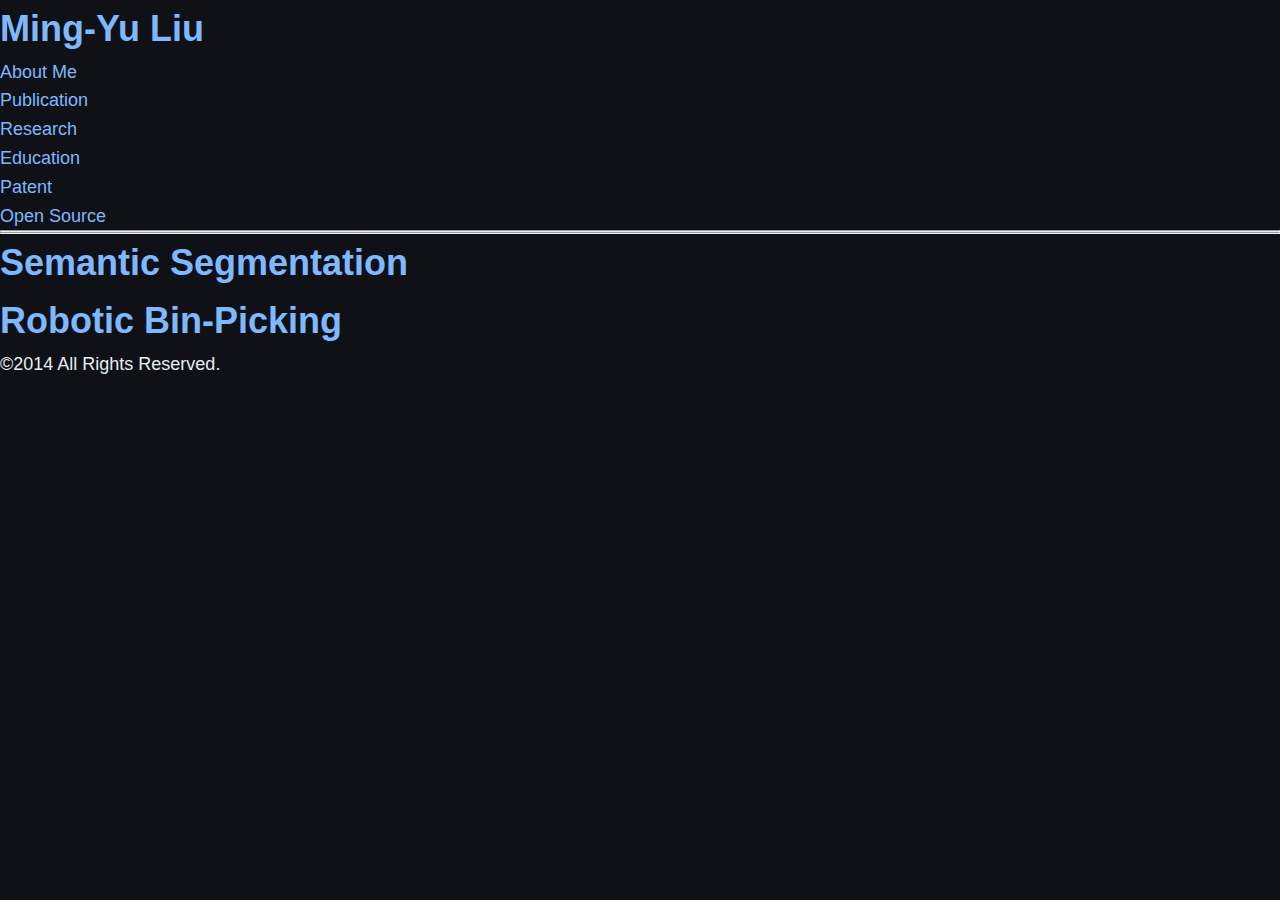
<file: research.html>
<!DOCTYPE html PUBLIC "-//W3C//DTD XHTML 1.0 Strict//EN" "http://www.w3.org/TR/xhtml1/DTD/xhtml1-strict.dtd">
<!--
Design by Free CSS Templates
http://www.freecsstemplates.org
Released for free under a Creative Commons Attribution 2.5 License

Name       : News Beat
Description: A fixed-width design suitable for small sites and blogs.
Version    : 1.0
Released   : 20071215

-->
<html xmlns="http://www.w3.org/1999/xhtml">
<head>
<!-- <rule name="Proxy">
  <match url="(.*)" />
  <action type="Rewrite" url="http://mingyuliu.net/{R:1}" />
</rule>	
<META HTTP-EQUIV="Rewrite" CONTENT="3;URL=http://mingyuliu.net"> -->
<!--<META HTTP-EQUIV="refresh" CONTENT="3;URL=https://sites.google.com/site/seanmingyuliu/">-->
<meta http-equiv="content-type" content="text/html; charset=utf-8" />
<title><b>Ming-Yu Liu 劉洺堉</b></title>
<meta name="keywords" content="" />
<meta name="description" content="" />
<link href="style.css" rel="stylesheet" type="text/css" media="screen" />
</head>
<body>
<div id="header">
	<h1><a href="#"><b>Ming-Yu Liu</b></a></h1>
</div>
<div id="menu">
	<ul>
		<li class=""><a href="index.html" accesskey="1" title="">About Me</a></li>
		<li><a href="index.html#publication" accesskey="2" title="">Publication</a></li>
		<li class=><a href="research.html" accesskey="3" title="">Research</a></li>
		<li><a href="index.html#education" accesskey="3" title="">Education</a></li>
		<li><a href="index.html#patent" accesskey="3" title="">Patent</a></li>
		<li><a href="index.html#code" accesskey="3" title="">Open Source</a></li>
	</ul>
</div>
<hr />

<hr />
<div id="latest-post" class="post"><h1><b><a href="https://github.com/mingyuliutw/SemanticSegmentation/tree/master">Semantic Segmentation</a></b></h1>
<div id="latest-post" class="post"><h1><b><a href="https://github.com/mingyuliutw/RobotCell/tree/master">Robotic Bin-Picking</a></b></h1>
</div>	

<div id="footer">
	<p class="legal">&copy;2014 All Rights Reserved.</p>
</div>
</body>
</html>
</file>
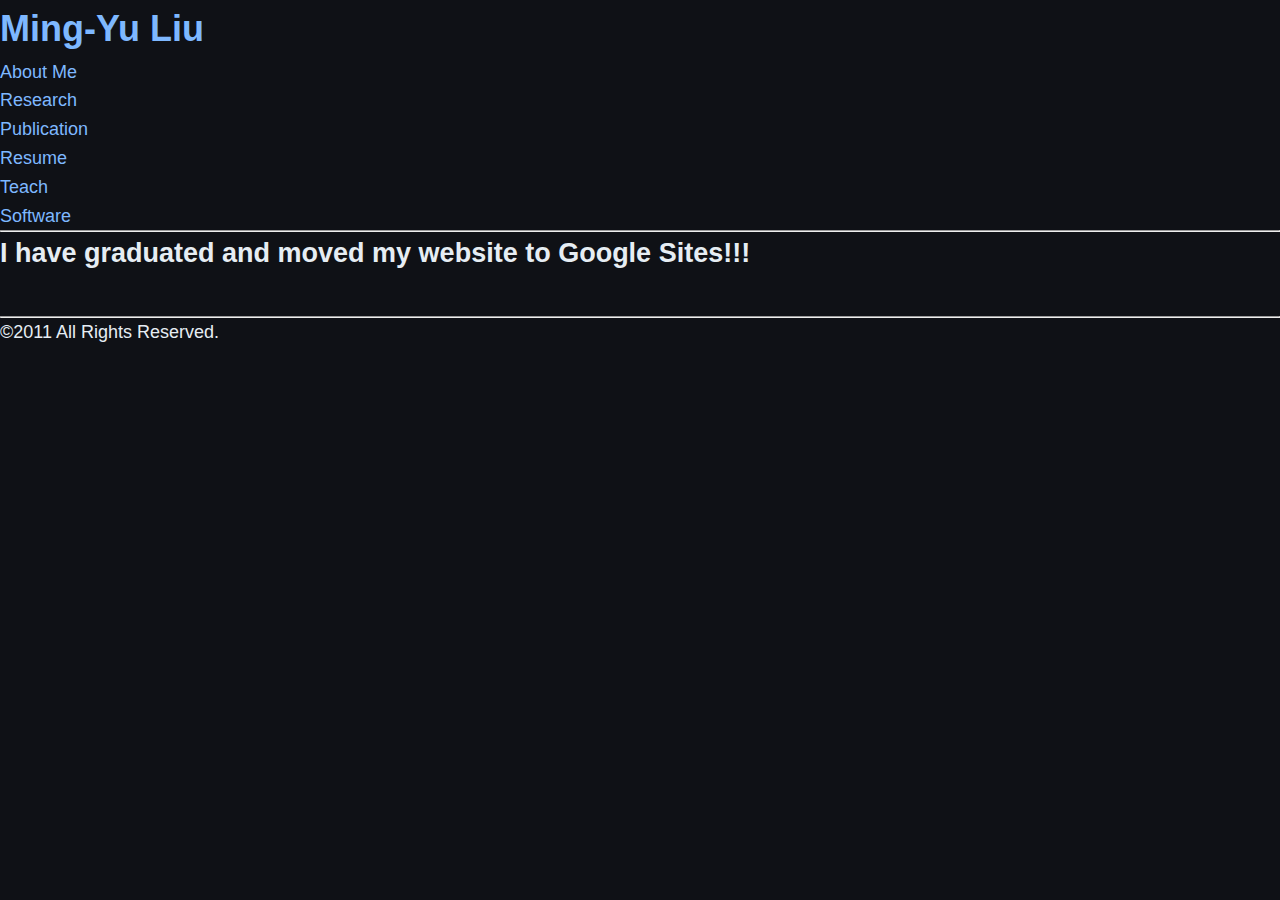
<file: resume.html>
<!DOCTYPE html PUBLIC "-//W3C//DTD XHTML 1.0 Strict//EN" "http://www.w3.org/TR/xhtml1/DTD/xhtml1-strict.dtd">
<!--
Design by Free CSS Templates
http://www.freecsstemplates.org
Released for free under a Creative Commons Attribution 2.5 License

Name       : News Beat
Description: A fixed-width design suitable for small sites and blogs.
Version    : 1.0
Released   : 20071215

-->
<html xmlns="http://www.w3.org/1999/xhtml">
<head>
<META HTTP-EQUIV="refresh" CONTENT="3;URL=https://sites.google.com/site/seanmingyuliu/">
<meta http-equiv="content-type" content="text/html; charset=utf-8" />
<title>Ming-Yu Liu</title>
<meta name="keywords" content="" />
<meta name="description" content="" />
<link href="style.css" rel="stylesheet" type="text/css" media="screen" />
</head>
<body>
<div id="header">
	<h1><a href="#">Ming-Yu Liu</a></h1>
</div>
<div id="menu">
	<ul>
		<li class=""><a href="index.html" accesskey="1" title="">About Me</a></li>
		<li><a href="research.html" accesskey="2" title="">Research</a></li>
		<li><a href="publication.html" accesskey="3" title="">Publication</a></li>
		<li><a href="resume.html" accesskey="4" title="">Resume</a></li>
		<li><a href="teach.html" accesskey="5" title="">Teach</a></li>
		<li><a href="software.html" accesskey="5" title="">Software</a></li>
	</ul>
</div>
<hr />


<div id="latest-post" class="post">

	<h2>I have graduated and moved my website to Google Sites!!! </h2>
<!--	
	<h2><b>Contact</b></h2>
		<ul>	
		<h3> mingyliu at umiacs dot umd dot edu</h3>
		</ul>
	<h2><b>Education</b></h2>
		<ul>	
		<h3> <b> University of Maryland College Park</b> , Sept 2006 ~ May 2012<h3>
		<p>
		<ul>
		<li> Ph.D. (2012), Department of Electrical and Computer Engineering</li>
		<li> MS (2010), Department of Electrical and Computer Engineering</li>
		<li> Dissertation Title: Discrete Optimization Methods for Segmentation and Matching</li>
		<li> Major: Communication and Signal Processing </li>
		<li> Advisor: <a href="http://www.umiacs.umd.edu/~rama/">Prof. Rama Chellappa</a> </li>
		<li> GPA: 3.97 </li>
		</ul>		
		</p>
		

		<h3> <b>National Chiao Tung University</b> , Sept 1999 ~ July 2003 <h3>
		<p>
		<ul>
		<li> BA, College of Electrical and Computer Engineering</li>
		<li> Major: Communication Engineering </li>
		<li> GPA: 3.94, Major GPA: 4.00 </li>
		<li> academic achievment award </li>
		</ul>		
		</p>		
		</ul>

		
	<h2><b>Work Experiences</b></h2>
		<ul>		
		<h3> <b> Mitsubishi Electric Research Laboratories (MERL) </b>, May 2010 ~ Nov 2010 and Feb 2009 ~ Aug 2009<h3>
		<ul>
		<li> Intern, Imaging group</li>
			<li> Research: Object detection and pose estimation using advanced vision sensors for robotic assembly </li>
			<li> Supervisor: <a href="http://www.merl.com/people/?user=oncel">Dr. Oncel Tuzel</a>, <a href="http://www.cfar.umd.edu/~vashok/">Dr. Ashok Veeraraghavan</a>, and <a href="http://users.soe.ucsc.edu/~srikumar/">Dr. Srikumar Ramalingam</a></li>		
		</ul>
		
		<h3> <b> Intel Corporation</b> , Aug 2005 ~ June 2006 <h3>
		<ul>
			<li> Intern, Intel Inovation Center, Taiwan</li>
			<li> Embedded system design and validation </li>
		</ul>
		<h3> <b> Military</b> , July 2003 ~ Feb 2005 <h3>
		<ul>
			<li> Officer, Second Lieutenant</li>
		</ul>				
		</ul>				
			
	<h2><b>Activities</b></h2>
		<ul>		
		<h3> <b> Technical reviewer </b><h3>
		<ul>
		<li> IEEE Conference on Computer Vision and Pattern Recognition (CVPR)</li>
		<li> IEEE International Conference on Computer Vision (ICCV)</li>
		<li> European Conference on Computer Vision (ICCV)</li>
		<li> IEEE International Conference on Robotics Research (ICRA)</li>		
		<li> IEEE Transactions on Circuits and Systems for Video Technology (TCSVT)</li>
		<li> International Journal of Pattern Recognition and Artificial Intelligence (IJPRAI)</li>
		</ul>
		
		<!--
		<h3> <b> Teaching Fellow</b> <h3>
		<ul>
			<li> ENEE631 (Digital Image Processing) and ENEE620 (Random Process): two of the major courses for graduate students in communications and signal processing </li>
			<li> 
		</ul>

		</ul>
		
	<h2><b>Courses</b></h2>
		<ul>		
		
		<h3> <b></b><h3>
		<ul>
			<li> (ENEE620) Random Process, <a href="http://www.isr.umd.edu/People/faculty/Levine.html">Prof. William Levine</a> </li>			
			<li> (ENEE621) Detection and Estimation Theory, <a href="http://www.ece.umd.edu/~nmartins/Nuno_C_Martins_University_of_Maryland_Personal_Site/Nuno_C._Martins.html">Prof. Nuno Martins</a></li>
			<li> (ENEE627) Information Theory, <a href="http://www.ece.umd.edu/faculty/adrian.html">Prof. Adrian Papamarcou</a> </li>
			<li> (ENEE630) Advanced Signal Processing, <a href="http://www.cspl.umd.edu/kjrliu/">Prof. K.J. Ray Liu</a></li>						
			<li> (ENEE631) Digital Image Processing, <a href="http://www.ece.umd.edu/~minwu/">Prof. Min Wu</a> </li>
			<li> (ENEE633) Statistical and Neural Pattern Recognition,<a href="http://www.umiacs.umd.edu/~rama/">Prof. Rama Chellappa</a></li>
			<li> (ENEE664) Optimal Control, <a href="http://www.ece.umd.edu/~andre/">Prof. Andre Tits</a></li>
			<li> (ENEE765) Adaptive Control, <a href="http://www.isr.umd.edu/~krishna/bio.htm">Prof. P. S. Krishnaprasad</a></li>
			<li> (ENEE731) Image Understanding, <a href="http://www.umiacs.umd.edu/~rama/">Prof. Rama Chellappa</a></li>
			<li> (CMSC726) Machine Learning, <a href="http://www.cs.umd.edu/~reggia/">Prof. James Reggia</a> </li>
			<li> (CMSC828J) Image Segmentation, <a href="http://www.cs.umd.edu/~djacobs/">Prof. David Jacobs</a> </li>
			<li> (CMSC828Y) Combinatorial Optimization, <a href="http://www.cs.umd.edu/~samir/">Prof. Samir Khuller</a> </li>
			<li> (MATH730) Fundamental Concepts of Topology, <a href="http://en.wikipedia.org/wiki/Sergei_Novikov_(mathematician)">Prof. Serguei Novikov</a></li>
			<li> (STAT700) Mathematics Statistics, <a href="http://www-users.math.umd.edu/~evs/">Prof. Eric Slud</a></li>
			
		</ul>

		<h3> <b>Seminars </b><h3>
		<ul>
			<li> (ENEE698A) Compressive Sensing, <a href="http://www.umiacs.umd.edu/~rama/">Prof. Rama Chellappa</a></li>
			<li> (ENEE698A) Information Theory in Computer Vision, <a href="http://www.umiacs.umd.edu/~rama/">Prof. Rama Chellappa</a></li>
			<li> (ENEE698T) Technology Law</li>
		</ul>

		
		</ul>		
	-->
	</div>
	<p class="meta"></p>
	<div style="clear: both; height: 40px;">&nbsp;</div>
</div>
<hr />

<div id="footer">
	<p class="legal">&copy;2011 All Rights Reserved.</p>
</div>
</body>
</html>
</file>
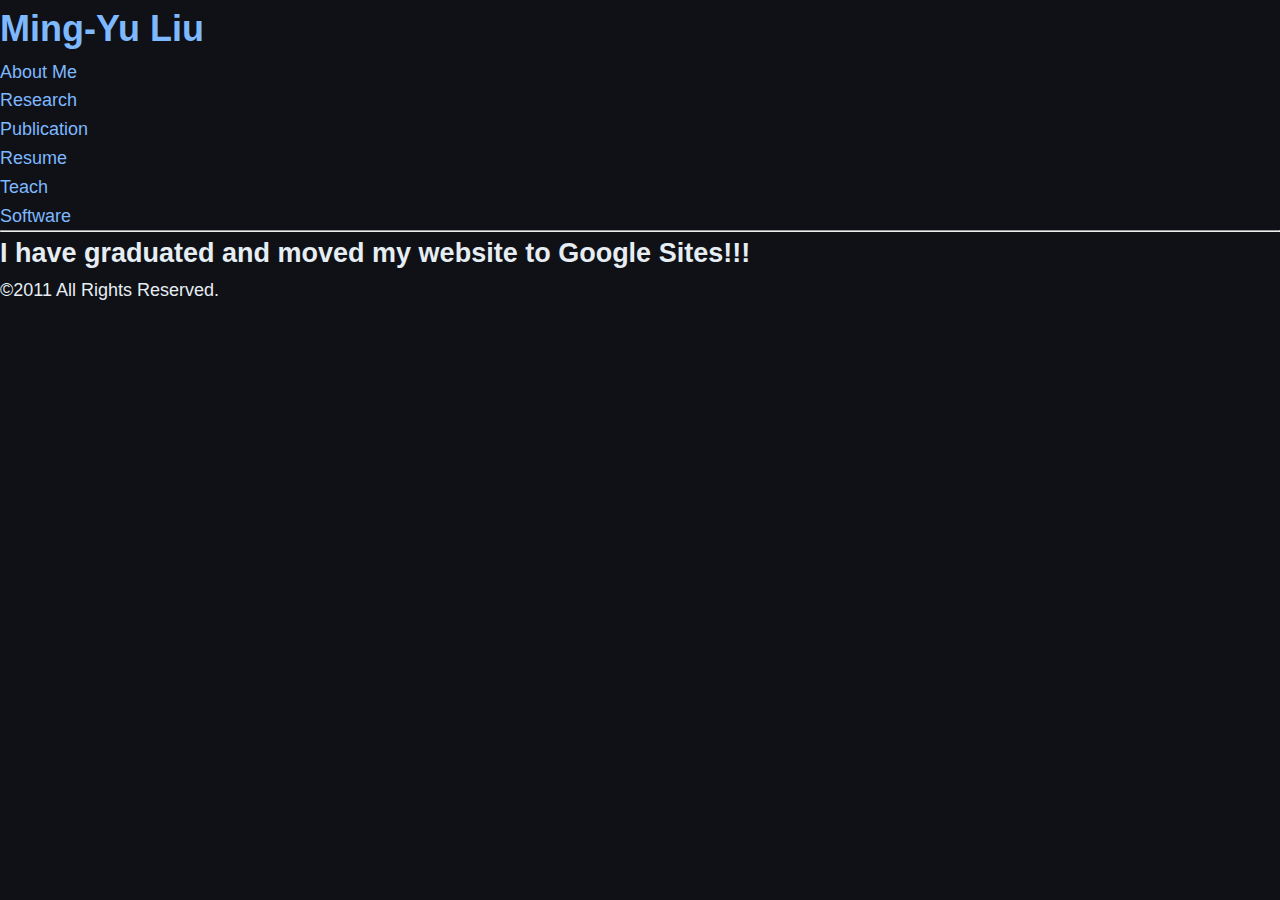
<file: software.html>
<!DOCTYPE html PUBLIC "-//W3C//DTD XHTML 1.0 Strict//EN" "http://www.w3.org/TR/xhtml1/DTD/xhtml1-strict.dtd">
<!--
Design by Free CSS Templates
http://www.freecsstemplates.org
Released for free under a Creative Commons Attribution 2.5 License

Name       : News Beat
Description: A fixed-width design suitable for small sites and blogs.
Version    : 1.0
Released   : 20071215

-->
<html xmlns="http://www.w3.org/1999/xhtml">
<head>
<META HTTP-EQUIV="refresh" CONTENT="3;URL=https://sites.google.com/site/seanmingyuliu/">
<meta http-equiv="content-type" content="text/html; charset=utf-8" />
<title>Ming-Yu Liu</title>
<meta name="keywords" content="" />
<meta name="description" content="" />
<link href="style.css" rel="stylesheet" type="text/css" media="screen" />
</head>
<body>
<div id="header">
	<h1><a href="#">Ming-Yu Liu</a></h1>
</div>
<div id="menu">
	<ul>
		<li class=""><a href="index.html" accesskey="1" title="">About Me</a></li>
		<li><a href="research.html" accesskey="2" title="">Research</a></li>
		<li><a href="publication.html" accesskey="3" title="">Publication</a></li>
		<li><a href="resume.html" accesskey="4" title="">Resume</a></li>		
		<li><a href="teach.html" accesskey="5" title="">Teach</a></li>				
		<li><a href="software.html" accesskey="5" title="">Software</a></li>					
	</ul>
</div>
<hr />
<div id="latest-post" class="post">
	<div class="entry">
	<h2>I have graduated and moved my website to Google Sites!!! </h2>
	<!--
	<ul>
		<ul>
		<h3>I use C++ to implement most of my research works. Below are some implementations I have released for helping other researchers. Feel free to use them for noncommercial purposes. Click on the link to the project page for the specific instructions of using these codes.</h3>
		</ul>
		
		<ul><li>
		<p><h3><b><a href="research.html#ers">Entropy-Rate Superpixel Segmentation</a> </b></p>
		</ul></li>
		<ul><li>
		<p><h3><b><a href="research.html#fdcm">Fast Directional Chamfer Matching</a> </b></p>
		</ul></li>
	</ul>
	-->
	</div>
	<p class="meta"></p>
</div>

<div id="footer">
	<p class="legal">&copy;2011 All Rights Reserved.</p>
</div>
</body>
</html>
</file>
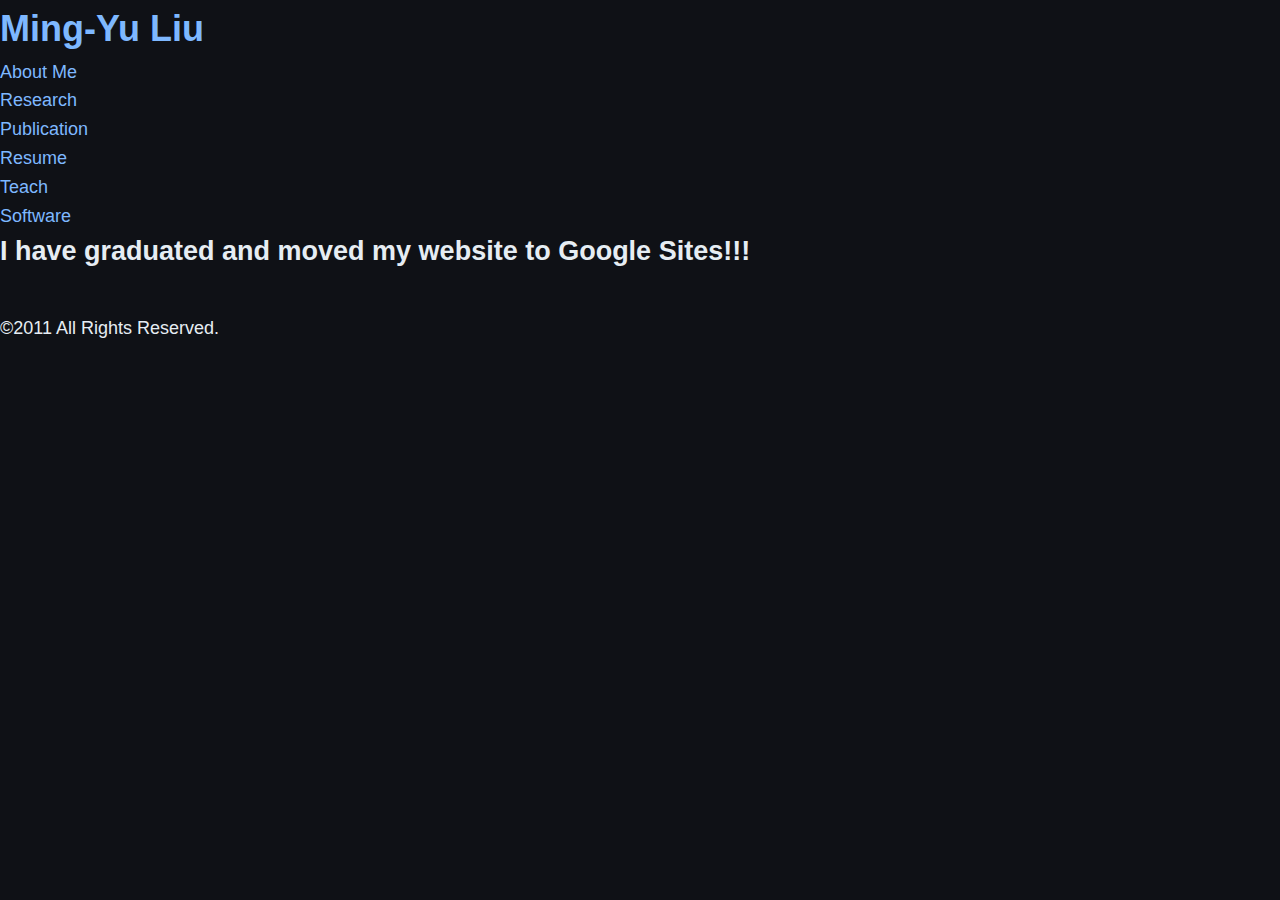
<file: teach.html>
<!DOCTYPE html PUBLIC "-//W3C//DTD XHTML 1.0 Strict//EN" "http://www.w3.org/TR/xhtml1/DTD/xhtml1-strict.dtd">
<!--
Design by Free CSS Templates
http://www.freecsstemplates.org
Released for free under a Creative Commons Attribution 2.5 License

Name       : News Beat
Description: A fixed-width design suitable for small sites and blogs.
Version    : 1.0
Released   : 20071215

-->
<html xmlns="http://www.w3.org/1999/xhtml">
<head>
<META HTTP-EQUIV="refresh" CONTENT="3;URL=https://sites.google.com/site/seanmingyuliu/">
<meta http-equiv="content-type" content="text/html; charset=utf-8" />
<title>Ming-Yu Liu</title>
<meta name="keywords" content="" />
<meta name="description" content="" />
<link href="style.css" rel="stylesheet" type="text/css" media="screen" />
</head>
<body>
<div id="header">
	<h1><a href="#">Ming-Yu Liu</a></h1>
</div>
<div id="menu">
	<ul>
		<li class=""><a href="index.html" accesskey="1" title="">About Me</a></li>
		<li><a href="research.html" accesskey="2" title="">Research</a></li>
		<li><a href="publication.html" accesskey="3" title="">Publication</a></li>
		<li><a href="resume.html" accesskey="4" title="">Resume</a></li>		
		<li><a href="teach.html" accesskey="5" title="">Teach</a></li>
		<li><a href="software.html" accesskey="5" title="">Software</a></li>		
	</ul>
</div>
<div id="latest-post" class="post">
	<h2>I have graduated and moved my website to Google Sites!!! </h2>
	</div>
	<p class="meta"></p>
	<div style="clear: both; height: 40px;">&nbsp;</div>
</div>
<!--
<hr />
<div id="latest-post" class="post">
	<div class="entry">
		<h3>Below are the classes that I have either been a teaching fellow for or largely involved in the curriculum design.</h3>
		<h3><a href="enee698A_fall2011.html">ENEE 698A [Recent Adance in Clustering] course website, Fall 2011</a>.</h3>		
		<h3><a href="enee631_spring2011.html">ENEE 631 [Image Processing] course website, Spring 2011</a>.</h3>
	</div>
	<p class="meta"></p>
</div>
-->
<div id="footer">
	<p class="legal">&copy;2011 All Rights Reserved.</p>
</div>
</body>
</html>
</file>
<file: style.css>
/* Professional academic / research site — dark theme */

:root {
    --color-bg: #0f1116;
    --color-surface: #161b22;
    --color-text: #e6edf3;
    --color-text-muted: #8b949e;
    --color-accent: #7eb8ff;
    --color-accent-hover: #a5d0ff;
    --color-border: #30363d;
    --font-sans: "DM Sans", -apple-system, BlinkMacSystemFont, "Segoe UI", sans-serif;
    --font-serif: "Source Serif 4", Georgia, serif;
    --max-width: 720px;
    --space-unit: 1rem;
    --radius: 6px;
}

*,
*::before,
*::after {
    box-sizing: border-box;
}

* {
    margin: 0;
    padding: 0;
}

html {
    font-size: 18px;
    -webkit-font-smoothing: antialiased;
}

body {
    font-family: var(--font-sans);
    font-size: 1rem;
    line-height: 1.6;
    color: var(--color-text);
    background: var(--color-bg);
}

a {
    color: var(--color-accent);
    text-decoration: none;
}

a:hover {
    color: var(--color-accent-hover);
    text-decoration: underline;
}

a:focus-visible {
    outline: 2px solid var(--color-accent);
    outline-offset: 2px;
}

img {
    max-width: 100%;
    height: auto;
    display: block;
}

.container {
    width: 100%;
    max-width: var(--max-width);
    margin: 0 auto;
    padding: 0 var(--space-unit);
}

/* Header */
.site-header {
    padding: 0 0 1.5rem;
    border-bottom: 1px solid var(--color-border);
    background: var(--color-surface);
}

.header-inner {
    display: flex;
    flex-wrap: wrap;
    align-items: flex-start;
    justify-content: space-between;
    gap: 1rem;
}

.header-name {
    min-width: 0;
    padding-top: 2rem;
}

.site-name {
    font-family: var(--font-serif);
    font-size: 1.75rem;
    font-weight: 700;
    letter-spacing: -0.02em;
    line-height: 1.2;
}

.site-name a {
    color: var(--color-text);
}

.site-name a:hover {
    text-decoration: none;
    color: var(--color-accent);
}

.name-zh {
    font-weight: 400;
    color: var(--color-text-muted);
    margin-left: 0.25em;
}

.site-title {
    font-size: 0.95rem;
    color: var(--color-text-muted);
    margin-top: 0.25rem;
    font-weight: 500;
}

.header-social {
    margin-top: 0;
    padding-top: 0;
    flex-shrink: 0;
}

/* Main */
.site-main {
    padding: 2rem 0 3rem;
}

/* Intro block */
.intro {
    margin-bottom: 2.5rem;
}

.intro-grid {
    display: grid;
    grid-template-columns: 200px 1fr;
    gap: 2rem;
    align-items: start;
}

@media (max-width: 560px) {
    .intro-grid {
        grid-template-columns: 1fr;
        gap: 1.25rem;
    }
}

.intro-photo img {
    width: 200px;
    height: 200px;
    object-fit: cover;
    border-radius: var(--radius);
    box-shadow: 0 4px 24px rgba(0, 0, 0, 0.4);
}

.intro-content p {
    margin-bottom: 1rem;
}

.intro-content .lead {
    font-size: 1.05rem;
    color: var(--color-text);
}

.social-links {
    display: flex;
    gap: 1rem;
    margin-top: 1.25rem;
}

.social-links a.social-icon {
    display: flex;
    align-items: center;
    justify-content: center;
    color: var(--color-text-muted);
    transition: color 0.2s ease;
}

.social-links a.social-icon:hover {
    color: var(--color-accent);
    text-decoration: none;
}

.social-links a.social-icon svg {
    width: 64px;
    height: 64px;
    display: block;
}

/* Section blocks */
.block {
    margin-bottom: 2.5rem;
}

.block h2 {
    font-family: var(--font-serif);
    font-size: 1.2rem;
    font-weight: 600;
    color: var(--color-text);
    margin-bottom: 1rem;
    padding-bottom: 0.35rem;
    border-bottom: 1px solid var(--color-border);
}

.list-plain {
    list-style: none;
    margin-left: 0;
}

.list-plain li {
    margin-bottom: 0.5rem;
    padding-left: 0;
}

.list-plain li::before {
    content: none;
}

/* Footer */
.site-footer {
    padding: 1.5rem 0;
    border-top: 1px solid var(--color-border);
    background: var(--color-surface);
}

.site-footer p {
    font-size: 0.85rem;
    color: var(--color-text-muted);
}
</file>
